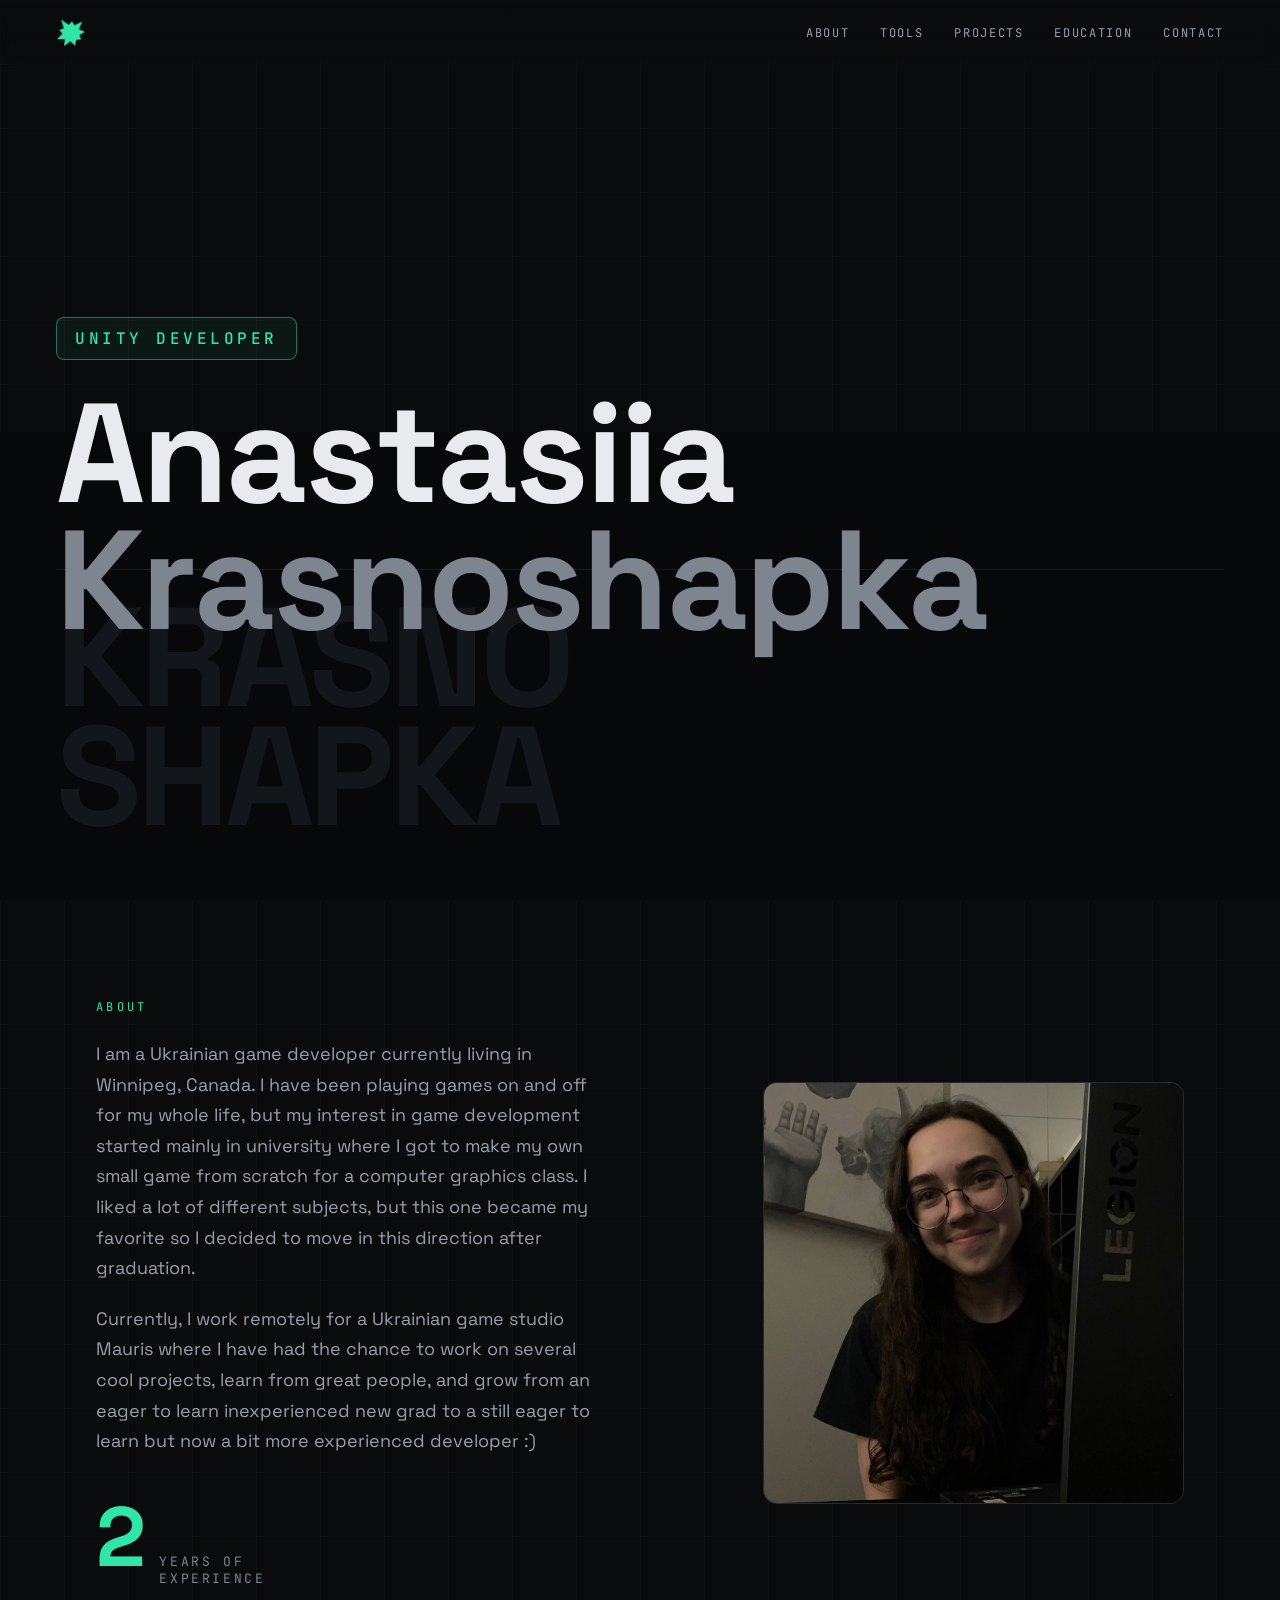
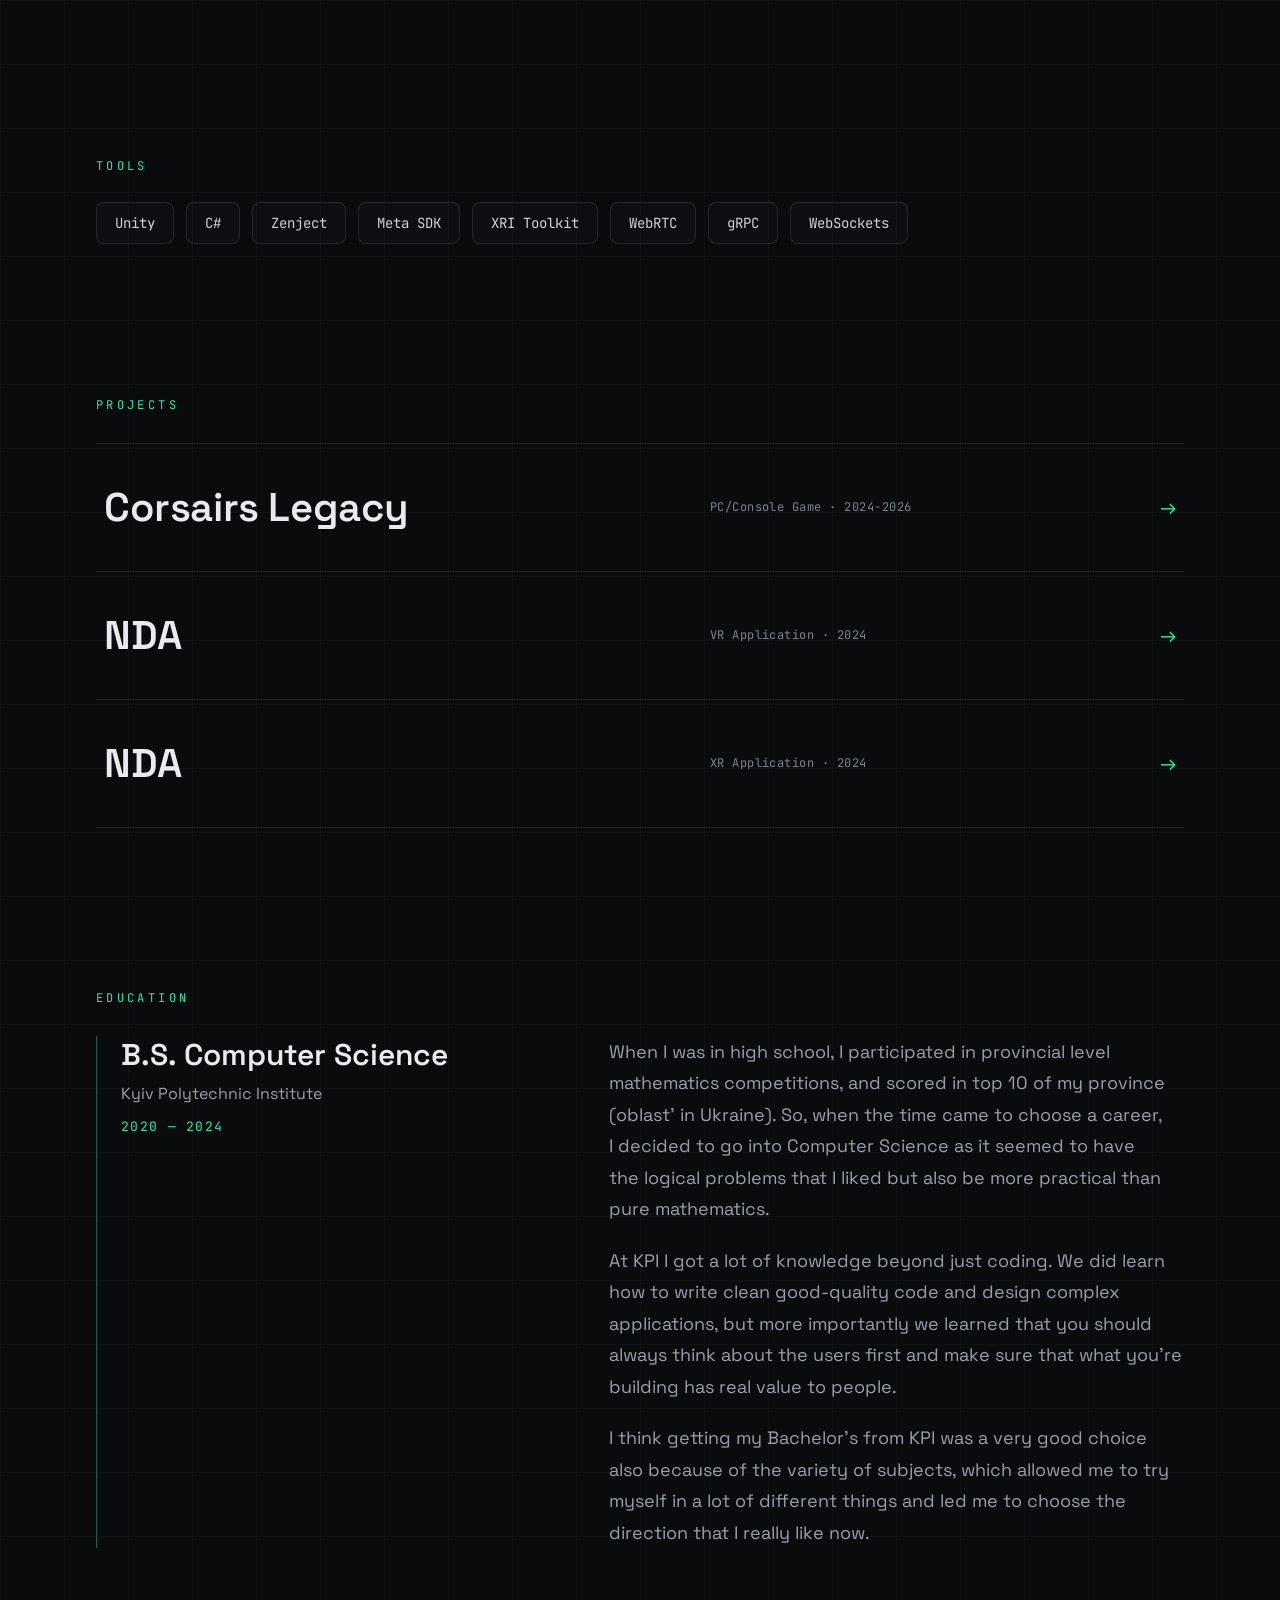
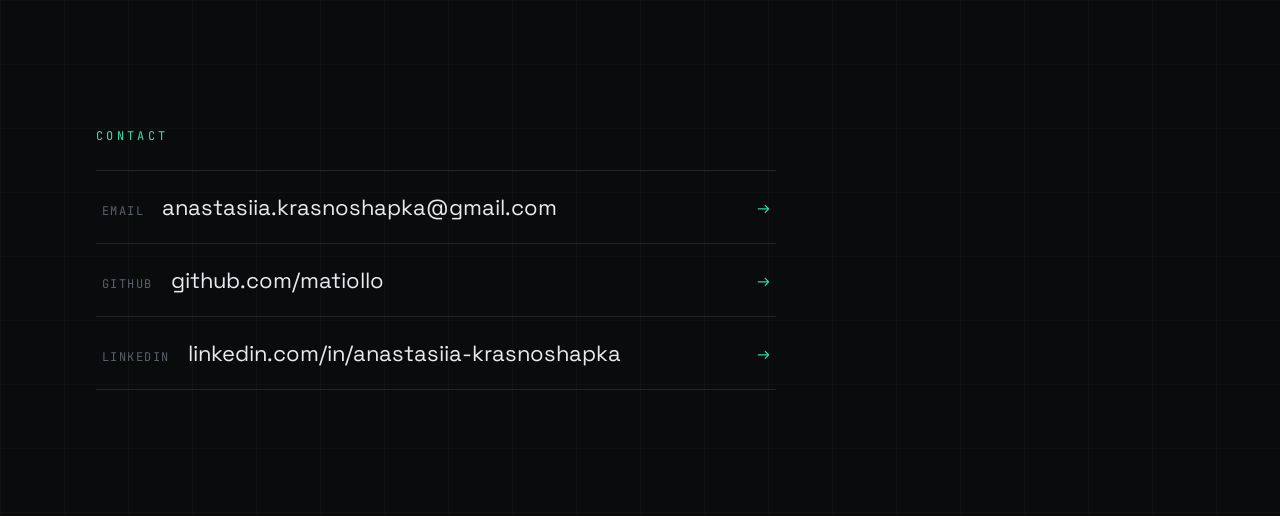
<file: index.html>
<!DOCTYPE html>
<html lang="en">
<head>
  <meta charset="utf-8">
  <meta name="viewport" content="width=device-width, initial-scale=1">
  <title>Anastasiia Krasnoshapka</title>
  <link rel="preconnect" href="https://fonts.googleapis.com">
  <link rel="preconnect" href="https://fonts.gstatic.com" crossorigin>
  <link href="https://fonts.googleapis.com/css2?family=Space+Grotesk:wght@400;500;600;700&family=JetBrains+Mono:wght@400;500;600&display=swap" rel="stylesheet">
  <link rel="icon" type="image/png" href="assets/ak_icon.png">
  <style>
    * { box-sizing: border-box; }
    html { scroll-behavior: smooth; }
    body {
      margin: 0;
      background-color: #0a0b0d;
      background-image:
        linear-gradient(rgba(255,255,255,.025) 1px, transparent 1px),
        linear-gradient(90deg, rgba(255,255,255,.025) 1px, transparent 1px);
      background-size: 64px 64px;
      color: #e8eaed;
      font-family: 'Space Grotesk', system-ui, sans-serif;
      -webkit-font-smoothing: antialiased;
      overflow-x: hidden;
    }
    ::selection { background: rgba(47,230,168,.25); }
    a { color: inherit; text-decoration: none; }
    @keyframes ak-blink { 0%,49%{opacity:1} 50%,100%{opacity:0} }
    @keyframes ak-bob { 0%,100%{transform:translateY(0)} 50%{transform:translateY(8px)} }
    @keyframes ak-spin { to { transform: rotate(360deg); } }
    @media (max-width: 860px) {
      [data-hero-b] { grid-template-columns: 1fr !important; }
      [data-about-grid] { grid-template-columns: 1fr !important; }
      [data-edu-grid] { grid-template-columns: 1fr !important; }
      [data-project-row] { grid-template-columns: 44px 1fr 22px !important; }
      [data-project-row] [data-project-tag] { display: none !important; }
    }
    @media (max-width: 640px) { body { background-size: 40px 40px; } }
    @media (hover: hover) and (pointer: fine) {
      *, *::before, *::after { cursor: none !important; }
    }
  </style>
  <style>
  .dc-hv-0.ak-on{color:#2fe6a8 !important;}
  .dc-hv-1.ak-on{color:#2fe6a8 !important;}
  .dc-hv-2.ak-on{color:#2fe6a8 !important;}
  .dc-hv-3.ak-on{color:#2fe6a8 !important;}
  .dc-hv-4.ak-on{border-color:rgba(47,230,168,.6) !important;color:#2fe6a8 !important;transform:translateY(-3px) !important;}
  .dc-hv-5.ak-on{border-color:rgba(47,230,168,.6) !important;color:#2fe6a8 !important;transform:translateY(-3px) !important;}
  .dc-hv-6.ak-on{border-color:rgba(47,230,168,.6) !important;color:#2fe6a8 !important;transform:translateY(-3px) !important;}
  .dc-hv-7.ak-on{border-color:rgba(47,230,168,.6) !important;color:#2fe6a8 !important;transform:translateY(-3px) !important;}
  .dc-hv-8.ak-on{border-color:rgba(47,230,168,.6) !important;color:#2fe6a8 !important;transform:translateY(-3px) !important;}
  .dc-hv-9.ak-on{border-color:rgba(47,230,168,.6) !important;color:#2fe6a8 !important;transform:translateY(-3px) !important;}
  .dc-hv-10.ak-on{border-color:rgba(47,230,168,.6) !important;color:#2fe6a8 !important;transform:translateY(-3px) !important;}
  .dc-hv-11.ak-on{border-color:rgba(47,230,168,.6) !important;color:#2fe6a8 !important;transform:translateY(-3px) !important;}
  .dc-hv-12.ak-on{background:rgba(47,230,168,.04) !important;padding-left:20px !important;}
  .dc-hv-13.ak-on{background:rgba(47,230,168,.04) !important;padding-left:20px !important;}
  .dc-hv-14.ak-on{background:rgba(47,230,168,.04) !important;padding-left:20px !important;}
  .dc-hv-15.ak-on{padding-left:16px !important;color:#2fe6a8 !important;}
  .dc-hv-16.ak-on{padding-left:16px !important;color:#2fe6a8 !important;}
  .dc-hv-17.ak-on{padding-left:16px !important;color:#2fe6a8 !important;}
  </style>
</head>
<body>
<div style="position:relative;width:100%;overflow:hidden;">

  <!-- ===== LOADER ===== -->
  <div id="ak-loader" style="position:fixed;inset:0;z-index:9000;background:#0a0b0d;display:flex;flex-direction:column;align-items:center;justify-content:center;gap:28px;transition:opacity .6s ease;font-family:'JetBrains Mono',monospace;">
    <div style="width:46px;height:46px;border:2px solid rgba(47,230,168,.2);border-top-color:#2fe6a8;border-radius:50%;animation:ak-spin .9s linear infinite;"></div>
    <div style="width:min(280px,64vw);">
      <div style="display:flex;justify-content:space-between;font-size:11px;letter-spacing:.18em;color:#7e858f;margin-bottom:10px;text-transform:uppercase;">
        <span>Initializing</span><span><span data-loader-pct>000</span>%</span>
      </div>
      <div style="height:2px;background:rgba(255,255,255,.08);border-radius:2px;overflow:hidden;">
        <div data-loader-bar style="height:100%;width:0%;background:#2fe6a8;transition:width .1s linear;"></div>
      </div>
    </div>
    <!-- <div style="font-size:10px;letter-spacing:.3em;color:#41464d;text-transform:uppercase;">AK · Unity Developer</div> -->
  </div>

  <!-- ===== NAV ===== -->
  <nav style="position:fixed;top:0;left:0;right:0;z-index:800;display:flex;align-items:center;justify-content:space-between;padding:18px clamp(20px,5vw,56px);backdrop-filter:blur(10px);background:linear-gradient(180deg,rgba(10,11,13,.85),rgba(10,11,13,0));">
    <!-- <a href="#top" data-cursor style="display:flex;align-items:center;gap:10px;font-weight:700;letter-spacing:.04em;">
      <span style="display:inline-flex;width:30px;height:30px;align-items:center;justify-content:center;border:1px solid rgba(47,230,168,.5);border-radius:6px;color:#2fe6a8;font-family:'JetBrains Mono',monospace;font-size:13px;">AK</span>
    </a> -->
    <a href="#top" data-cursor style="display:flex;align-items:center;gap:10px;font-weight:700;letter-spacing:.04em;">
      <img src="assets/ak_icon.png" alt="AK" width="30" height="30" style="display:block;width:30px;height:30px;object-fit:contain;">
    </a>
    <div style="display:flex;gap:clamp(14px,2.4vw,34px);font-family:'JetBrains Mono',monospace;font-size:12px;letter-spacing:.14em;text-transform:uppercase;color:#9aa0a8;">
      <a href="#about" data-cursor style="transition:color .2s;" class="dc-hv-0">About</a>
      <a href="#tools" data-cursor style="transition:color .2s;" class="dc-hv-1">Tools</a>
      <a href="#work" data-cursor style="transition:color .2s;" class="dc-hv-2">Projects</a>
      <a href="#education" data-cursor style="transition:color .2s;" class="dc-hv-2">Education</a>
      <a href="#contact" data-cursor style="transition:color .2s;" class="dc-hv-3">Contact</a>
    </div>
  </nav>

  <div id="top"></div>

  <!-- ===== HERO ===== -->
  <header style="min-height:100vh;display:flex;flex-direction:column;justify-content:center;gap:30px;padding:140px clamp(20px,5vw,56px) 80px;position:relative;">
    <div style="display:inline-flex;align-self:flex-start;align-items:center;gap:12px;padding:10px 18px;border:1px solid rgba(47,230,168,.45);border-radius:8px;background:rgba(47,230,168,.06);">
      <!-- <span style="width:8px;height:8px;border-radius:50%;background:#2fe6a8;box-shadow:0 0 12px #2fe6a8;"></span> -->
      <span style="font-family:'JetBrains Mono',monospace;font-size:clamp(13px,1.5vw,16px);letter-spacing:.22em;color:#2fe6a8;text-transform:uppercase;font-weight:500;white-space:nowrap;">Unity Developer</span>
    </div>
    <h1 style="margin:0;font-weight:700;line-height:.9;font-size:clamp(46px,11vw,168px);letter-spacing:-.02em;">
      <span data-magnet-word style="display:block;">Anastasiia</span>
      <span data-magnet-word style="display:block;color:#7e858f;">Krasnoshapka</span>
    </h1>
    <!-- <div style="display:flex;align-items:center;gap:14px;font-family:'JetBrains Mono',monospace;font-size:11px;letter-spacing:.24em;color:#5a606a;text-transform:uppercase;">
      <span style="display:inline-block;width:36px;height:1px;background:#2fe6a8;"></span>
      <span>Hello!</span>
    </div> -->
    <!-- <div style="position:absolute;bottom:34px;right:clamp(20px,5vw,56px);display:flex;flex-direction:column;align-items:center;gap:10px;font-family:'JetBrains Mono',monospace;font-size:10px;letter-spacing:.28em;color:#5a606a;text-transform:uppercase;">
      <span>Scroll</span>
      <span style="display:inline-block;width:1px;height:34px;background:linear-gradient(#2fe6a8,transparent);animation:ak-bob 1.8s ease-in-out infinite;"></span>
    </div> -->
  </header>

  <!-- ===== ABOUT ===== -->
  <section id="about" data-reveal style="opacity:0;transform:translateY(24px);transition:opacity .8s cubic-bezier(.2,.7,.2,1),transform .8s cubic-bezier(.2,.7,.2,1);padding:clamp(70px,11vh,130px) clamp(20px,5vw,56px);max-width:1200px;margin:0 auto;">
    <div style="display:grid;grid-template-columns:1.4fr 1fr;gap:clamp(36px,6vw,80px);align-items:center;" data-about-grid>
      <div>
        <div style="font-family:'JetBrains Mono',monospace;font-size:12px;letter-spacing:.28em;color:#2fe6a8;text-transform:uppercase;margin-bottom:24px;">About</div>
        <!-- <p style="font-size:clamp(20px,2.6vw,32px);line-height:1.5;font-weight:500;margin:0 0 28px;letter-spacing:-.01em;">I love making games, solving technical challenges, and reading players' reviews — especially the positive ones.</p> -->
        <p style="color:#9aa0a8;font-size:clamp(15px,1.7vw,18px);line-height:1.7;max-width:520px;margin:0 0 20px;">I am a Ukrainian game developer currently living in Winnipeg, Canada. I have been playing games on and off for my whole life, but my interest in game development started mainly in university where I got to make my own small game from scratch for a computer graphics class. I liked a lot of different subjects, but this one became my favorite so I decided to move in this direction after graduation.</p>
        <p style="color:#9aa0a8;font-size:clamp(15px,1.7vw,18px);line-height:1.7;max-width:520px;margin:0;">Currently, I work remotely for a Ukrainian game studio Mauris where I have had the chance to work on several cool projects, learn from great people, and grow from an eager to learn inexperienced new grad to a still eager to learn but now a bit more experienced developer :)</p>
        <div style="margin-top:38px;display:flex;align-items:baseline;gap:16px;">
          <span style="font-size:clamp(48px,7vw,84px);font-weight:700;line-height:1;color:#2fe6a8;letter-spacing:-.03em;">2</span>
          <span style="font-family:'JetBrains Mono',monospace;font-size:13px;letter-spacing:.2em;text-transform:uppercase;color:#7e858f;">years of<br>experience</span>
        </div>
      </div>
      <div style="position:relative;">
        <div style="aspect-ratio:1/1;width:100%;border:1px solid rgba(255,255,255,.1);border-radius:14px;overflow:hidden;background:repeating-linear-gradient(45deg,#101317,#101317 10px,#0d1014 10px,#0d1014 20px);display:flex;align-items:center;justify-content:center;">
          <!-- <span style="font-family:'JetBrains Mono',monospace;font-size:12px;letter-spacing:.16em;color:#5a606a;text-transform:uppercase;">[ portrait.jpg ]</span> -->
          <img src="assets/portrait.jpg" alt="Anastasiia Krasnoshapka" style="width:100%;height:100%;object-fit:cover;display:block;">
        </div>
        <!-- <div style="position:absolute;top:14px;left:14px;font-family:'JetBrains Mono',monospace;font-size:10px;letter-spacing:.2em;color:#2fe6a8;">+ A.KRASNOSHAPKA</div> -->
      </div>
    </div>
  </section>

  <!-- ===== TOOLS ===== -->
  <section id="tools" data-reveal style="opacity:0;transform:translateY(24px);transition:opacity .8s cubic-bezier(.2,.7,.2,1),transform .8s cubic-bezier(.2,.7,.2,1);padding:clamp(50px,8vh,90px) clamp(20px,5vw,56px);max-width:1200px;margin:0 auto;">
    <div style="font-family:'JetBrains Mono',monospace;font-size:12px;letter-spacing:.28em;color:#2fe6a8;text-transform:uppercase;margin-bottom:28px;">Tools</div>
    <div style="display:flex;flex-wrap:wrap;gap:12px;">
      
        <span data-cursor style="display:inline-flex;align-items:center;gap:9px;padding:11px 18px;border:1px solid rgba(255,255,255,.1);border-radius:8px;font-family:'JetBrains Mono',monospace;font-size:14px;color:#cfd3d8;background:rgba(16,19,23,.5);transition:border-color .25s,color .25s,transform .25s;" class="dc-hv-4">
          Unity
        </span>
      
        <span data-cursor style="display:inline-flex;align-items:center;gap:9px;padding:11px 18px;border:1px solid rgba(255,255,255,.1);border-radius:8px;font-family:'JetBrains Mono',monospace;font-size:14px;color:#cfd3d8;background:rgba(16,19,23,.5);transition:border-color .25s,color .25s,transform .25s;" class="dc-hv-5">
          C#
        </span>
      
        <span data-cursor style="display:inline-flex;align-items:center;gap:9px;padding:11px 18px;border:1px solid rgba(255,255,255,.1);border-radius:8px;font-family:'JetBrains Mono',monospace;font-size:14px;color:#cfd3d8;background:rgba(16,19,23,.5);transition:border-color .25s,color .25s,transform .25s;" class="dc-hv-6">
          Zenject
        </span>
      
        <span data-cursor style="display:inline-flex;align-items:center;gap:9px;padding:11px 18px;border:1px solid rgba(255,255,255,.1);border-radius:8px;font-family:'JetBrains Mono',monospace;font-size:14px;color:#cfd3d8;background:rgba(16,19,23,.5);transition:border-color .25s,color .25s,transform .25s;" class="dc-hv-7">
          Meta SDK
        </span>
      
        <span data-cursor style="display:inline-flex;align-items:center;gap:9px;padding:11px 18px;border:1px solid rgba(255,255,255,.1);border-radius:8px;font-family:'JetBrains Mono',monospace;font-size:14px;color:#cfd3d8;background:rgba(16,19,23,.5);transition:border-color .25s,color .25s,transform .25s;" class="dc-hv-8">
          XRI Toolkit
        </span>
      
        <span data-cursor style="display:inline-flex;align-items:center;gap:9px;padding:11px 18px;border:1px solid rgba(255,255,255,.1);border-radius:8px;font-family:'JetBrains Mono',monospace;font-size:14px;color:#cfd3d8;background:rgba(16,19,23,.5);transition:border-color .25s,color .25s,transform .25s;" class="dc-hv-9">
          WebRTC
        </span>
      
        <span data-cursor style="display:inline-flex;align-items:center;gap:9px;padding:11px 18px;border:1px solid rgba(255,255,255,.1);border-radius:8px;font-family:'JetBrains Mono',monospace;font-size:14px;color:#cfd3d8;background:rgba(16,19,23,.5);transition:border-color .25s,color .25s,transform .25s;" class="dc-hv-10">
          gRPC
        </span>
      
        <span data-cursor style="display:inline-flex;align-items:center;gap:9px;padding:11px 18px;border:1px solid rgba(255,255,255,.1);border-radius:8px;font-family:'JetBrains Mono',monospace;font-size:14px;color:#cfd3d8;background:rgba(16,19,23,.5);transition:border-color .25s,color .25s,transform .25s;" class="dc-hv-11">
          WebSockets
        </span>
      
    </div>
  </section>

  <!-- ===== PROJECTS ===== -->
  <section id="work" data-reveal style="opacity:0;transform:translateY(24px);transition:opacity .8s cubic-bezier(.2,.7,.2,1),transform .8s cubic-bezier(.2,.7,.2,1);padding:clamp(60px,9vh,110px) clamp(20px,5vw,56px);max-width:1200px;margin:0 auto;">
    <div style="font-family:'JetBrains Mono',monospace;font-size:12px;letter-spacing:.28em;color:#2fe6a8;text-transform:uppercase;margin-bottom:30px;">Projects</div>
    <div style="display:flex;flex-direction:column;border-top:1px solid rgba(255,255,255,.1);">
      
        <a href="Corsairs-Legacy.html" data-cursor style="display:grid;grid-template-columns:1.4fr 1fr 28px;align-items:center;gap:20px;padding:clamp(22px,3.2vw,38px) 8px;border-bottom:1px solid rgba(255,255,255,.1);transition:background .3s,padding-left .3s;position:relative;" class="dc-hv-12" data-project-row>
          <span style="font-size:clamp(22px,3.2vw,40px);font-weight:600;letter-spacing:-.01em;">Corsairs Legacy</span>
          <span data-project-tag style="font-family:'JetBrains Mono',monospace;font-size:12px;color:#7e858f;letter-spacing:.04em;">PC/Console Game · 2024-2026</span>
          <span style="color:#2fe6a8;font-size:20px;justify-self:end;">→</span>
        </a>
      
        <a href="VR-Application.html" data-cursor style="display:grid;grid-template-columns:1.4fr 1fr 28px;align-items:center;gap:20px;padding:clamp(22px,3.2vw,38px) 8px;border-bottom:1px solid rgba(255,255,255,.1);transition:background .3s,padding-left .3s;position:relative;" class="dc-hv-13" data-project-row>
          <span style="font-size:clamp(22px,3.2vw,40px);font-weight:600;letter-spacing:-.01em;">NDA</span>
          <span data-project-tag style="font-family:'JetBrains Mono',monospace;font-size:12px;color:#7e858f;letter-spacing:.04em;">VR Application · 2024</span>
          <span style="color:#2fe6a8;font-size:20px;justify-self:end;">→</span>
        </a>
      
        <a href="XR-Application.html" data-cursor style="display:grid;grid-template-columns:1.4fr 1fr 28px;align-items:center;gap:20px;padding:clamp(22px,3.2vw,38px) 8px;border-bottom:1px solid rgba(255,255,255,.1);transition:background .3s,padding-left .3s;position:relative;" class="dc-hv-14" data-project-row>
          <span style="font-size:clamp(22px,3.2vw,40px);font-weight:600;letter-spacing:-.01em;">NDA</span>
          <span data-project-tag style="font-family:'JetBrains Mono',monospace;font-size:12px;color:#7e858f;letter-spacing:.04em;">XR Application · 2024</span>
          <span style="color:#2fe6a8;font-size:20px;justify-self:end;">→</span>
        </a>
      
    </div>
  </section>

  <!-- ===== EDUCATION ===== -->
  <section id="education" data-reveal style="opacity:0;transform:translateY(24px);transition:opacity .8s cubic-bezier(.2,.7,.2,1),transform .8s cubic-bezier(.2,.7,.2,1);padding:clamp(60px,9vh,110px) clamp(20px,5vw,56px);max-width:1200px;margin:0 auto;">
    <div style="font-family:'JetBrains Mono',monospace;font-size:12px;letter-spacing:.28em;color:#2fe6a8;text-transform:uppercase;margin-bottom:30px;">Education</div>
    <div style="display:grid;grid-template-columns:1fr 1.3fr;gap:clamp(30px,6vw,70px);" data-edu-grid>
      <div style="border-left:1px solid rgba(47,230,168,.4);padding-left:24px;">
        <div style="font-size:clamp(22px,2.8vw,30px);font-weight:600;line-height:1.25;">B.S. Computer Science</div>
        <div style="color:#9aa0a8;margin-top:10px;font-size:16px;">Kyiv Polytechnic Institute</div>
        <div style="font-family:'JetBrains Mono',monospace;color:#2fe6a8;margin-top:14px;font-size:13px;letter-spacing:.1em;">2020 — 2024</div>
      </div>
      <div>
        <!-- <p style="color:#9aa0a8;font-size:clamp(15px,1.7vw,18px);line-height:1.75;margin:0;text-wrap:pretty;">I studied computer science at KPI. There I took a graphics course and built a 3D game as a course project, and that became the direction I wanted to keep moving in. University gave me a lot of useful skills, such as design principles, multithreading, and comfort with C#. But most of what I actually use day to day I learned after graduating, from the projects I got to work on, from feedback from my senior colleagues, and from trying things and fixing them when they break.</p> -->
        <p style="color:#9aa0a8;font-size:clamp(15px,1.7vw,18px);line-height:1.75;margin:0 0 20px;text-wrap:pretty;">When I was in high school, I participated in provincial level mathematics competitions, and scored in top 10 of my province (oblast' in Ukraine). So, when the time came to choose a career, I decided to go into Computer Science as it seemed to have the logical problems that I liked but also be more practical than pure mathematics.</p>
        <p style="color:#9aa0a8;font-size:clamp(15px,1.7vw,18px);line-height:1.75;margin:0 0 20px;text-wrap:pretty;">At KPI I got a lot of knowledge beyond just coding. We did learn how to write clean good-quality code and design complex applications, but more importantly we learned that you should always think about the users first and make sure that what you're building has real value to people.</p>
        <p style="color:#9aa0a8;font-size:clamp(15px,1.7vw,18px);line-height:1.75;margin:0;text-wrap:pretty;">I think getting my Bachelor's from KPI was a very good choice also because of the variety of subjects, which allowed me to try myself in a lot of different things and led me to choose the direction that I really like now.</p>
      </div>
    </div>
  </section>

  <!-- ===== CONTACT ===== -->
  <section id="contact" data-reveal style="opacity:0;transform:translateY(24px);transition:opacity .8s cubic-bezier(.2,.7,.2,1),transform .8s cubic-bezier(.2,.7,.2,1);padding:clamp(70px,11vh,140px) clamp(20px,5vw,56px) clamp(90px,14vh,160px);max-width:1200px;margin:0 auto;">
    <div style="font-family:'JetBrains Mono',monospace;font-size:12px;letter-spacing:.28em;color:#2fe6a8;text-transform:uppercase;margin-bottom:26px;">Contact</div>
    <!-- <h2 style="font-size:clamp(34px,6vw,80px);font-weight:700;letter-spacing:-.02em;margin:0 0 40px;line-height:1;">Let's build<br>something.</h2> -->
    <div style="display:flex;flex-direction:column;border-top:1px solid rgba(255,255,255,.1);max-width:680px;">
      
        <a href="mailto:anastasiia.krasnoshapka@gmail.com" target="_blank" data-cursor style="display:flex;align-items:center;justify-content:space-between;padding:22px 6px;border-bottom:1px solid rgba(255,255,255,.1);transition:padding-left .3s,color .3s;" class="dc-hv-15">
          <span style="display:flex;gap:18px;align-items:baseline;"><span style="font-family:'JetBrains Mono',monospace;font-size:12px;color:#5a606a;letter-spacing:.12em;">EMAIL</span><span style="font-size:clamp(16px,2vw,22px);">anastasiia.krasnoshapka@gmail.com</span></span>
          <span style="color:#2fe6a8;">→</span>
        </a>
      
        <a href="https://github.com/matiollo" target="_blank" data-cursor style="display:flex;align-items:center;justify-content:space-between;padding:22px 6px;border-bottom:1px solid rgba(255,255,255,.1);transition:padding-left .3s,color .3s;" class="dc-hv-16">
          <span style="display:flex;gap:18px;align-items:baseline;"><span style="font-family:'JetBrains Mono',monospace;font-size:12px;color:#5a606a;letter-spacing:.12em;">GITHUB</span><span style="font-size:clamp(16px,2vw,22px);">github.com/matiollo</span></span>
          <span style="color:#2fe6a8;">→</span>
        </a>
      
        <a href="https://www.linkedin.com/in/anastasiia-krasnoshapka/" target="_blank" data-cursor style="display:flex;align-items:center;justify-content:space-between;padding:22px 6px;border-bottom:1px solid rgba(255,255,255,.1);transition:padding-left .3s,color .3s;" class="dc-hv-17">
          <span style="display:flex;gap:18px;align-items:baseline;"><span style="font-family:'JetBrains Mono',monospace;font-size:12px;color:#5a606a;letter-spacing:.12em;">LINKEDIN</span><span style="font-size:clamp(16px,2vw,22px);">linkedin.com/in/anastasiia-krasnoshapka</span></span>
          <span style="color:#2fe6a8;">→</span>
        </a>
      
    </div>
  </section>

  <!-- spacer so the tucked footer is revealed -->
  <!-- <div style="height:clamp(360px,52vh,520px);"></div> -->

  <!-- ===== FOOTER (tucked under) ===== -->
  <footer style="position:fixed;left:0;right:0;bottom:0;z-index:-1;padding:clamp(40px,7vh,80px) clamp(20px,5vw,56px);display:flex;flex-direction:column;justify-content:flex-end;min-height:clamp(360px,52vh,520px);background:#07080a;">
    <div style="display:flex;flex-wrap:wrap;justify-content:space-between;align-items:flex-end;gap:30px;border-top:1px solid rgba(255,255,255,.08);padding-top:28px;">
      <div style="font-size:clamp(40px,11vw,150px);font-weight:700;letter-spacing:-.03em;line-height:.85;color:#13161a;">KRASNO<br>SHAPKA</div>
      <div data-bottom-reveal style="font-family:'JetBrains Mono',monospace;font-size:11px;letter-spacing:.14em;color:#41464d;text-align:right;text-transform:uppercase;opacity:0;transform:translateY(14px);transition:opacity .6s ease,transform .6s ease;">
        <!-- <div style="color:#2fe6a8;">● Available 2026</div> -->
        <!-- <div style="margin-top:8px;">Unity · VR · XR</div> -->
        <!-- <div style="margin-top:8px;">© Anastasiia Krasnoshapka</div> -->
      </div>
    </div>
  </footer>

</div>
<script type="module">
  import { initAll, initMagnetic } from './portfolio.js';
  function wrapMagnetWords() {
    document.querySelectorAll('[data-magnet-word]').forEach((el) => {
      if (el.dataset.wrapped) return;
      const text = el.textContent;
      el.textContent = '';
      for (const ch of text) {
        const s = document.createElement('span');
        s.setAttribute('data-magnet', '');
        s.textContent = ch;
        s.style.display = 'inline-block';
        s.style.transition = 'transform .15s ease, color .3s ease';
        s.style.willChange = 'transform';
        el.appendChild(s);
      }
      el.dataset.wrapped = '1';
    });
  }
  initAll();
  wrapMagnetWords();
  initMagnetic();
</script>
</body>
</html>
</file>
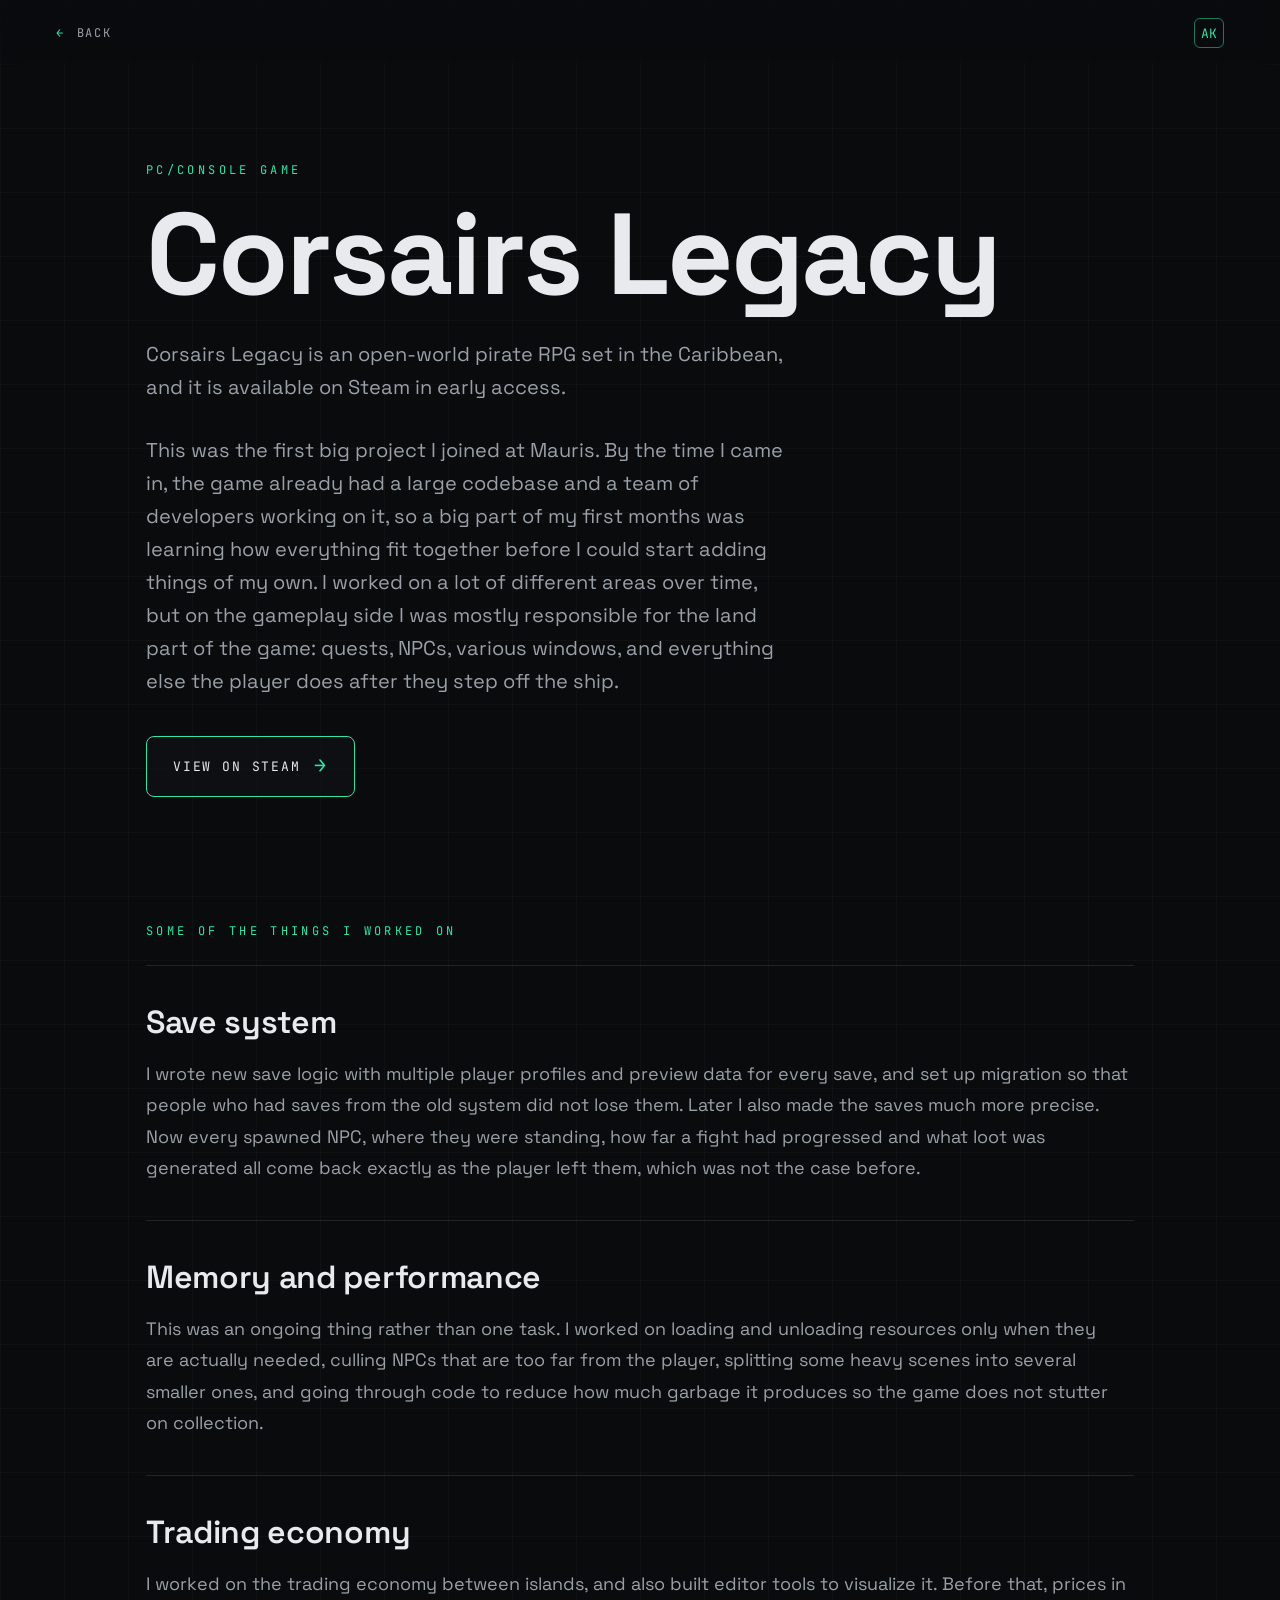
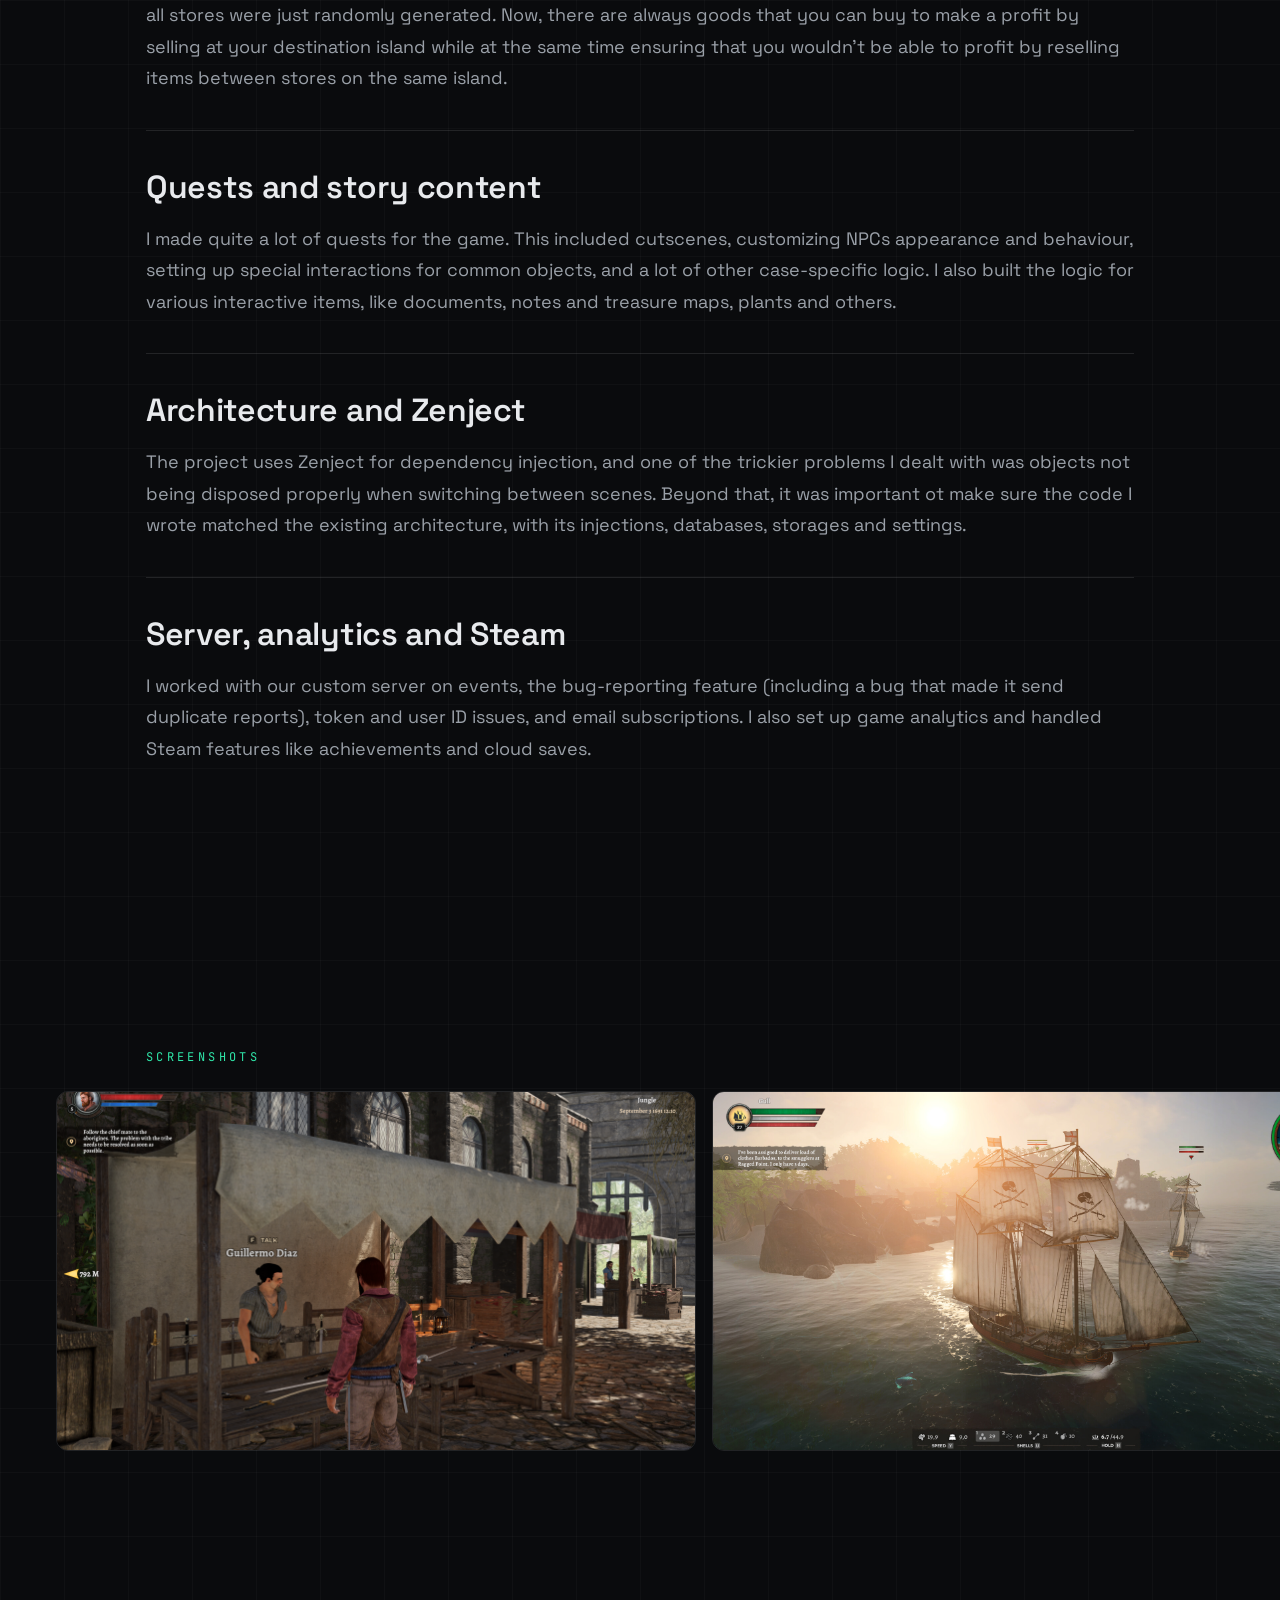
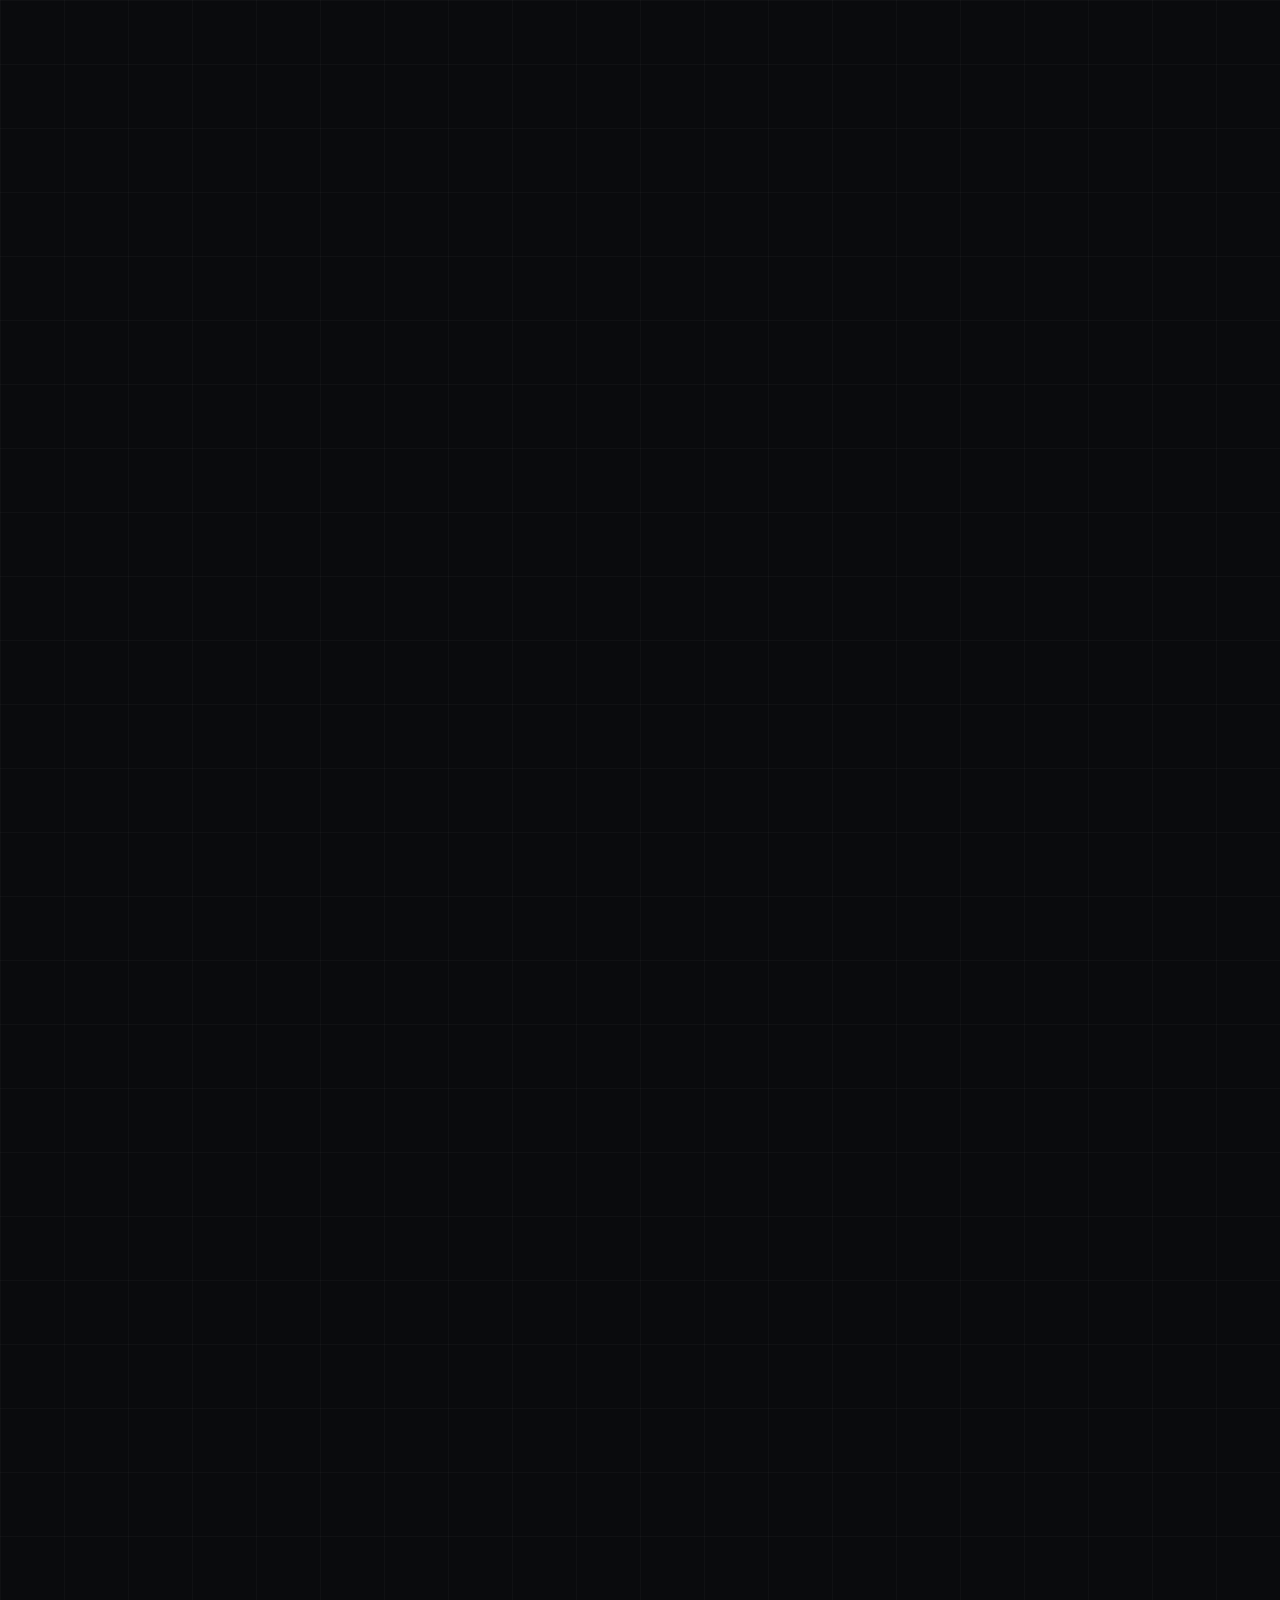
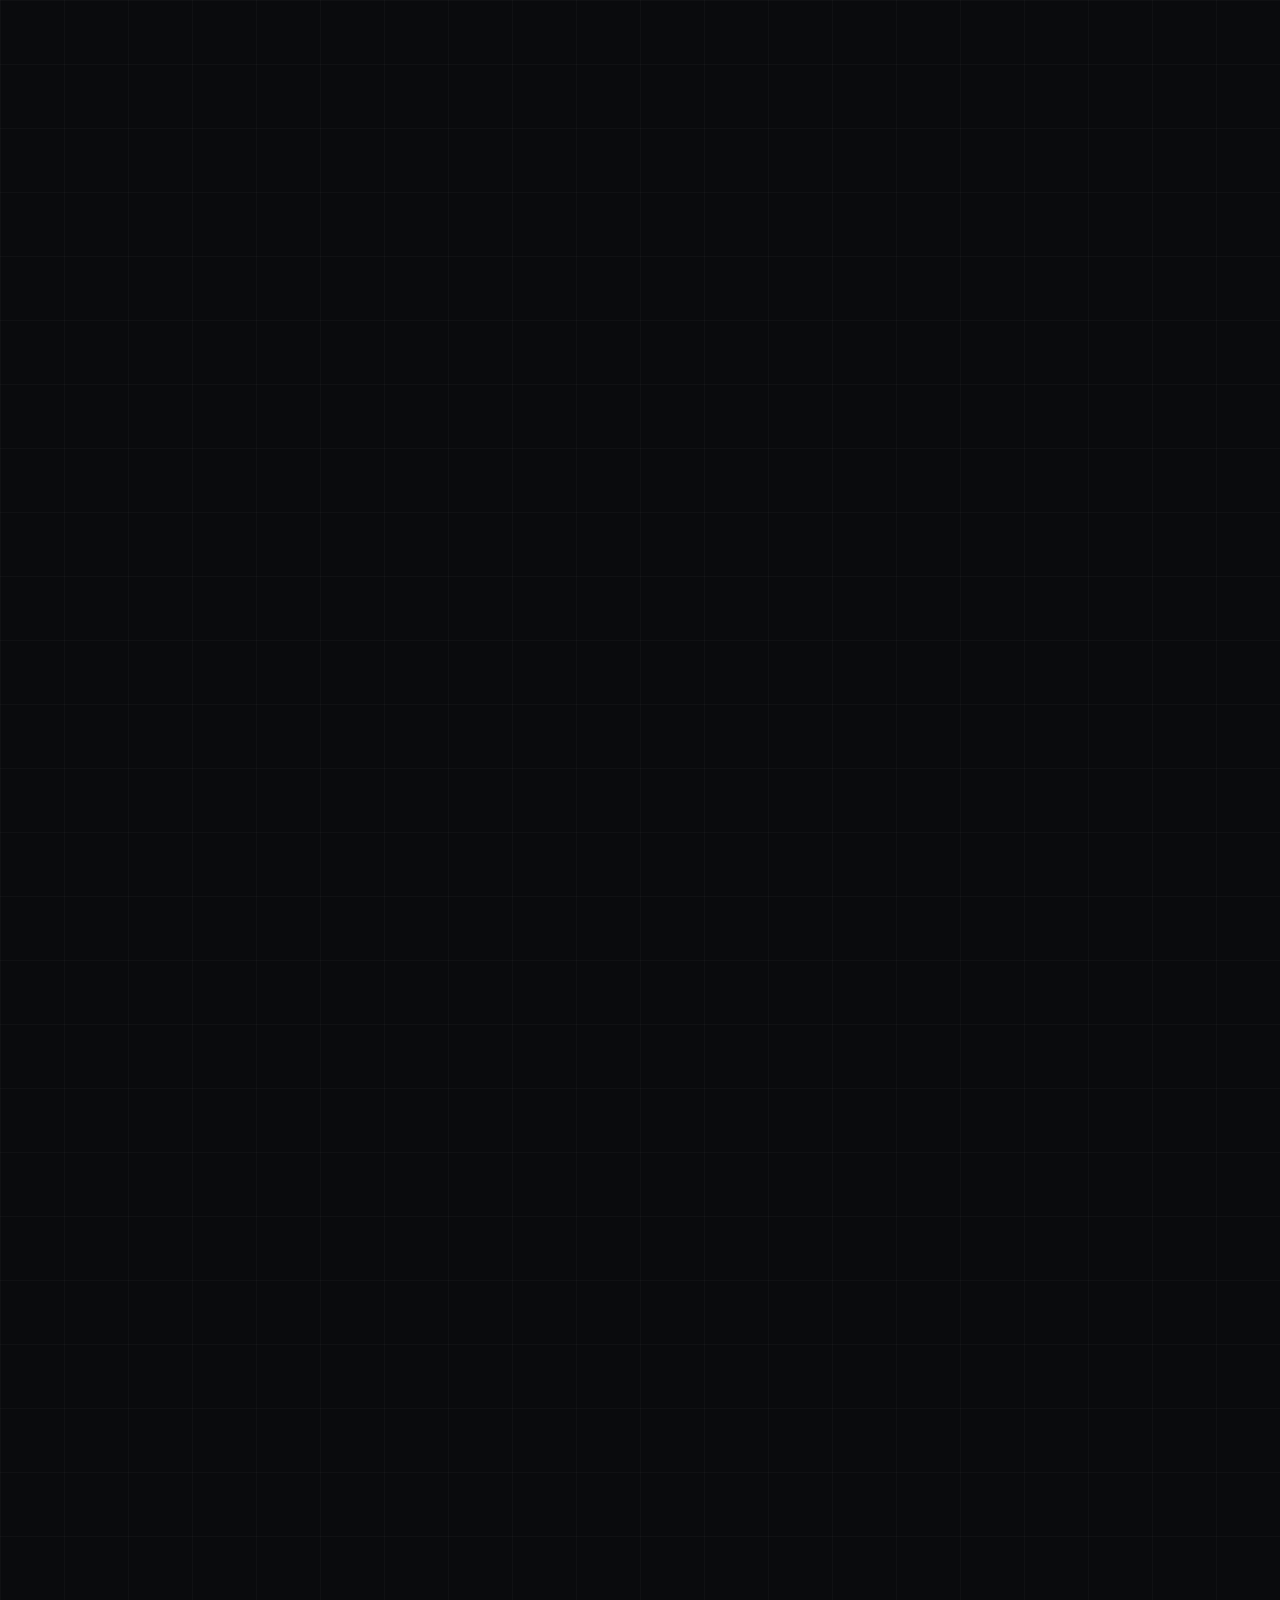
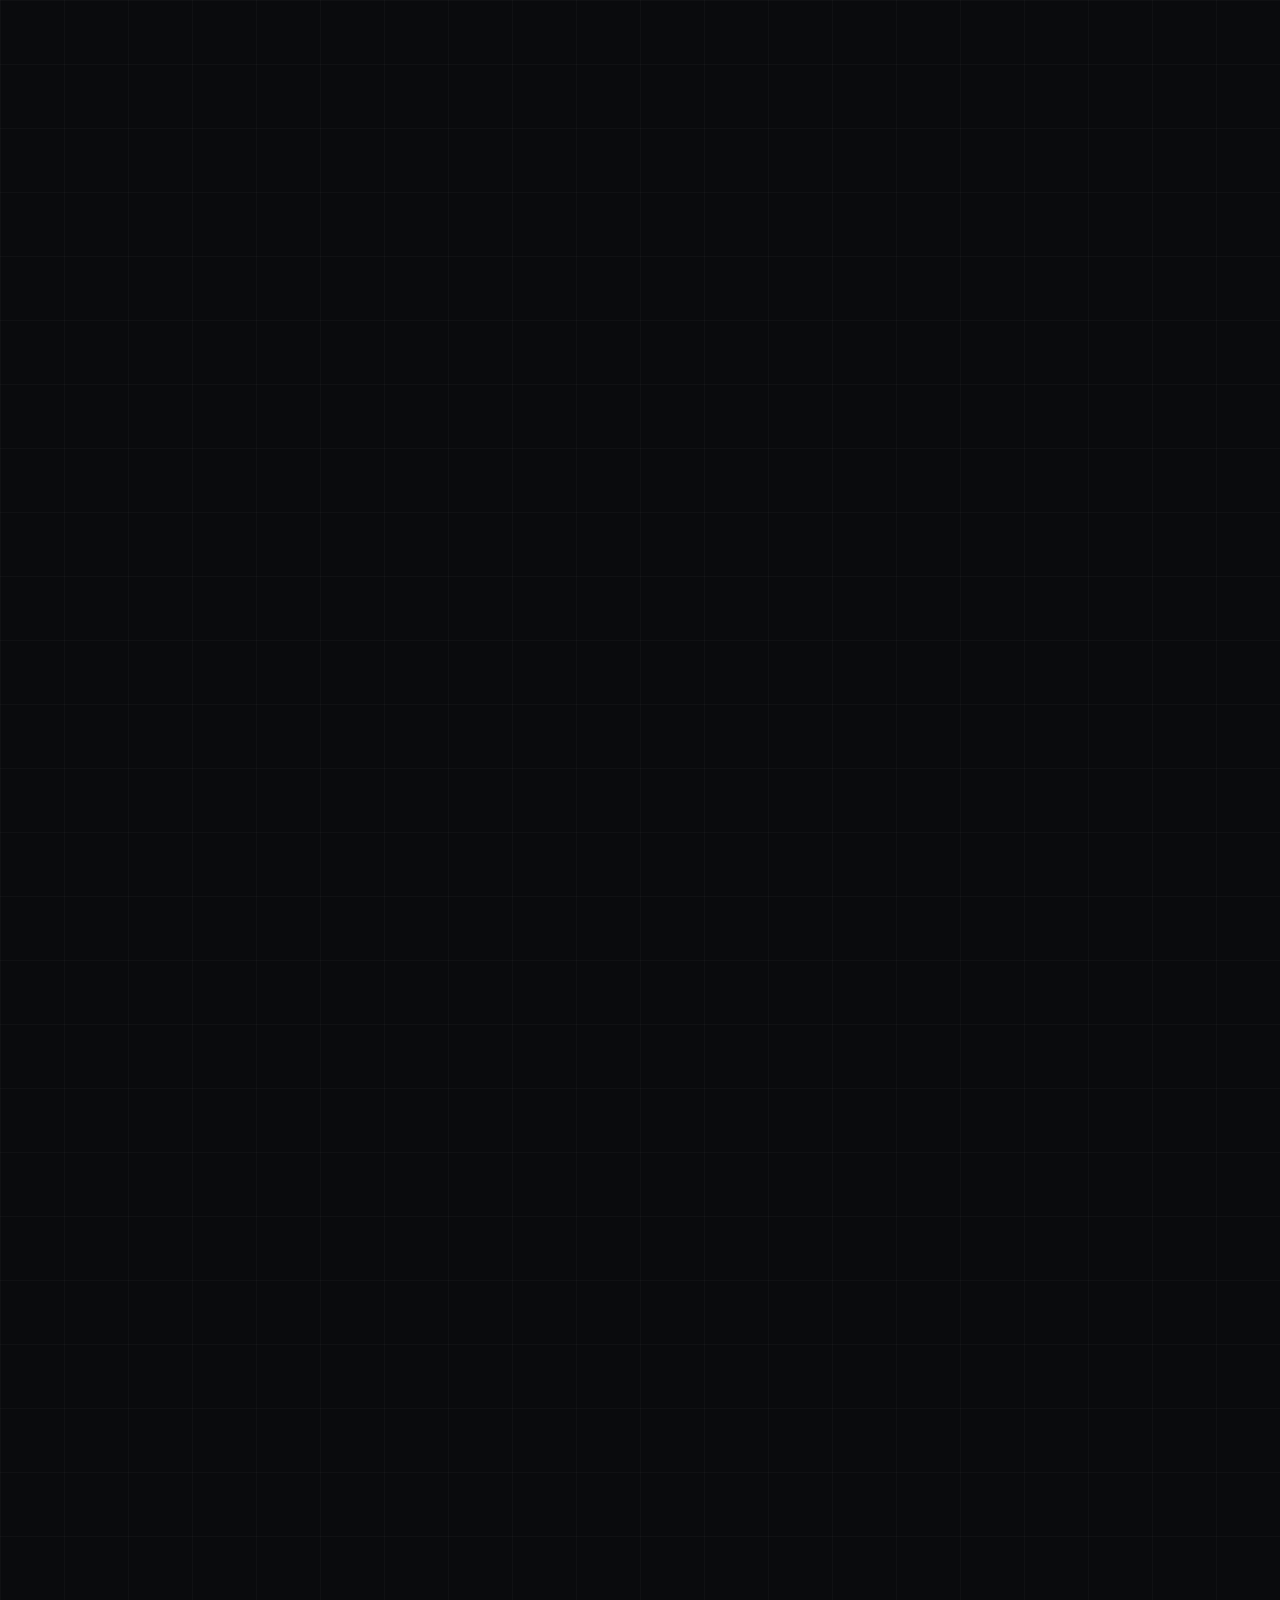
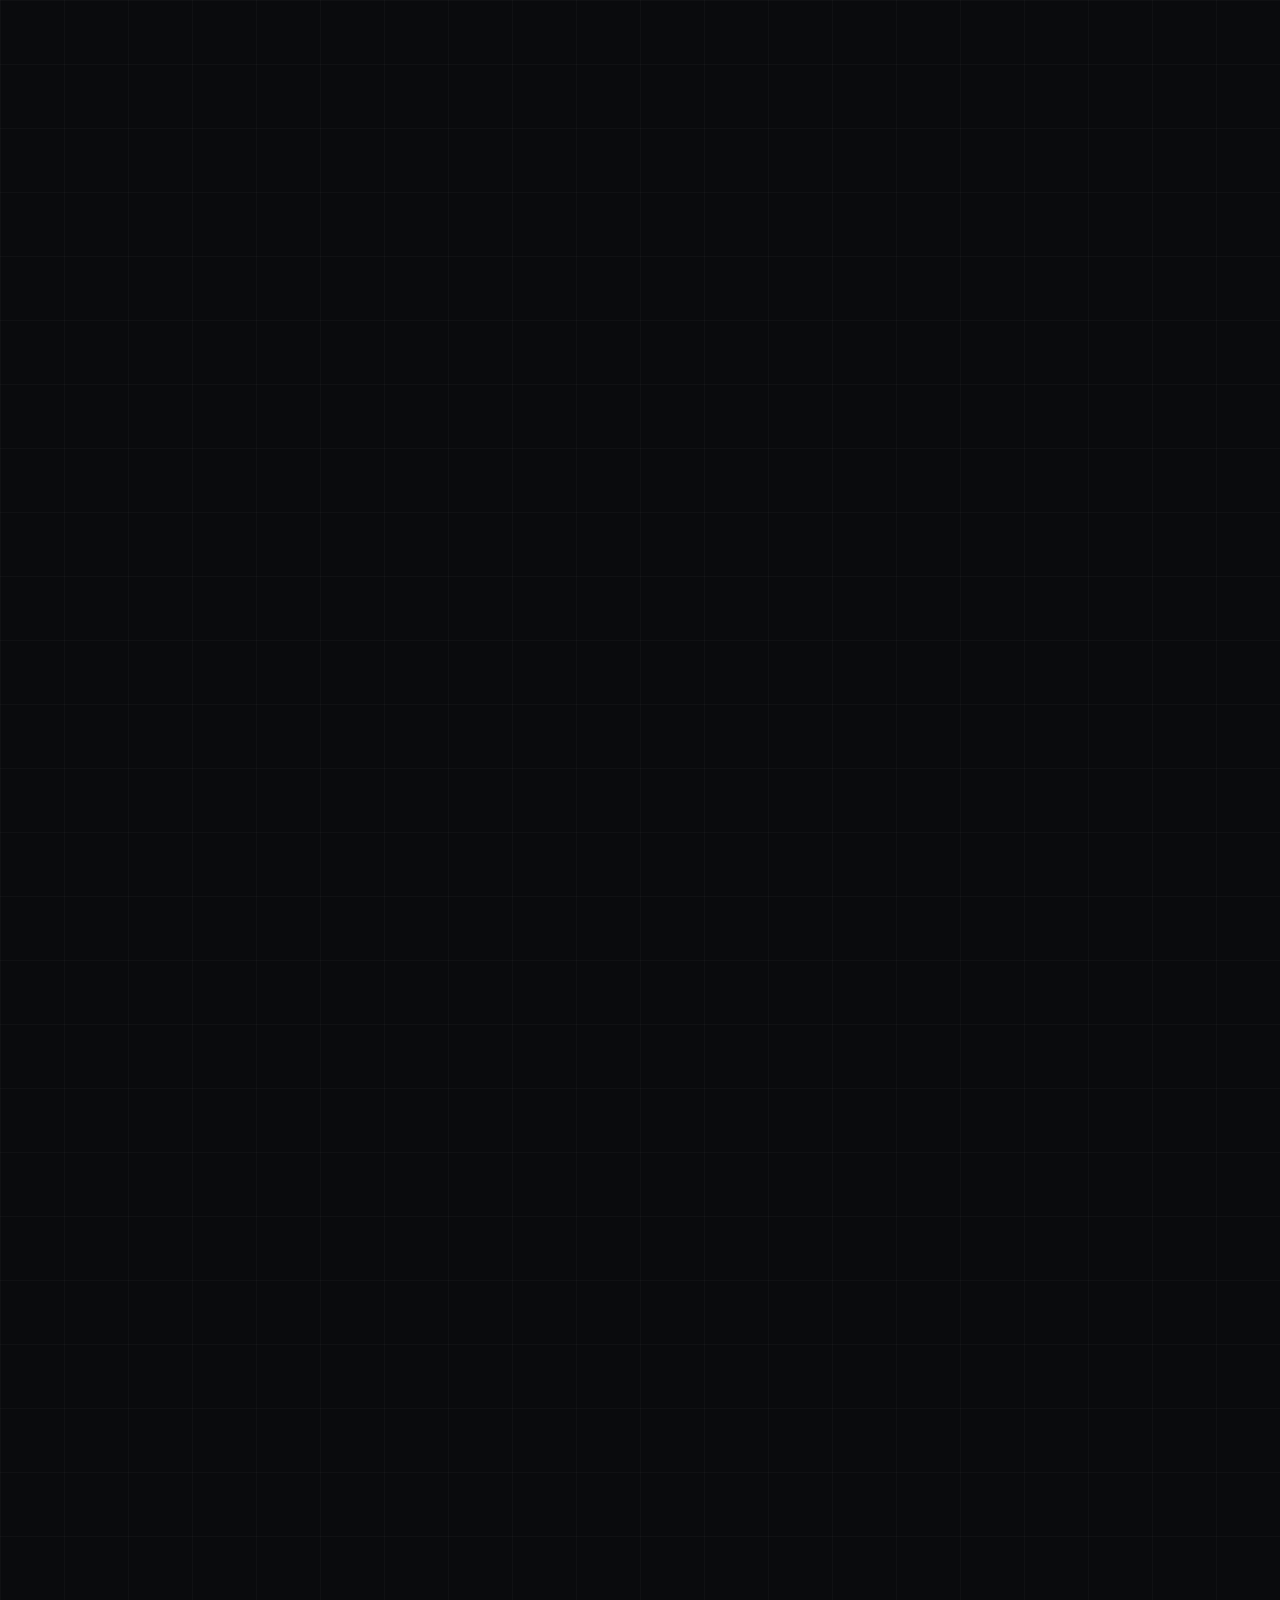
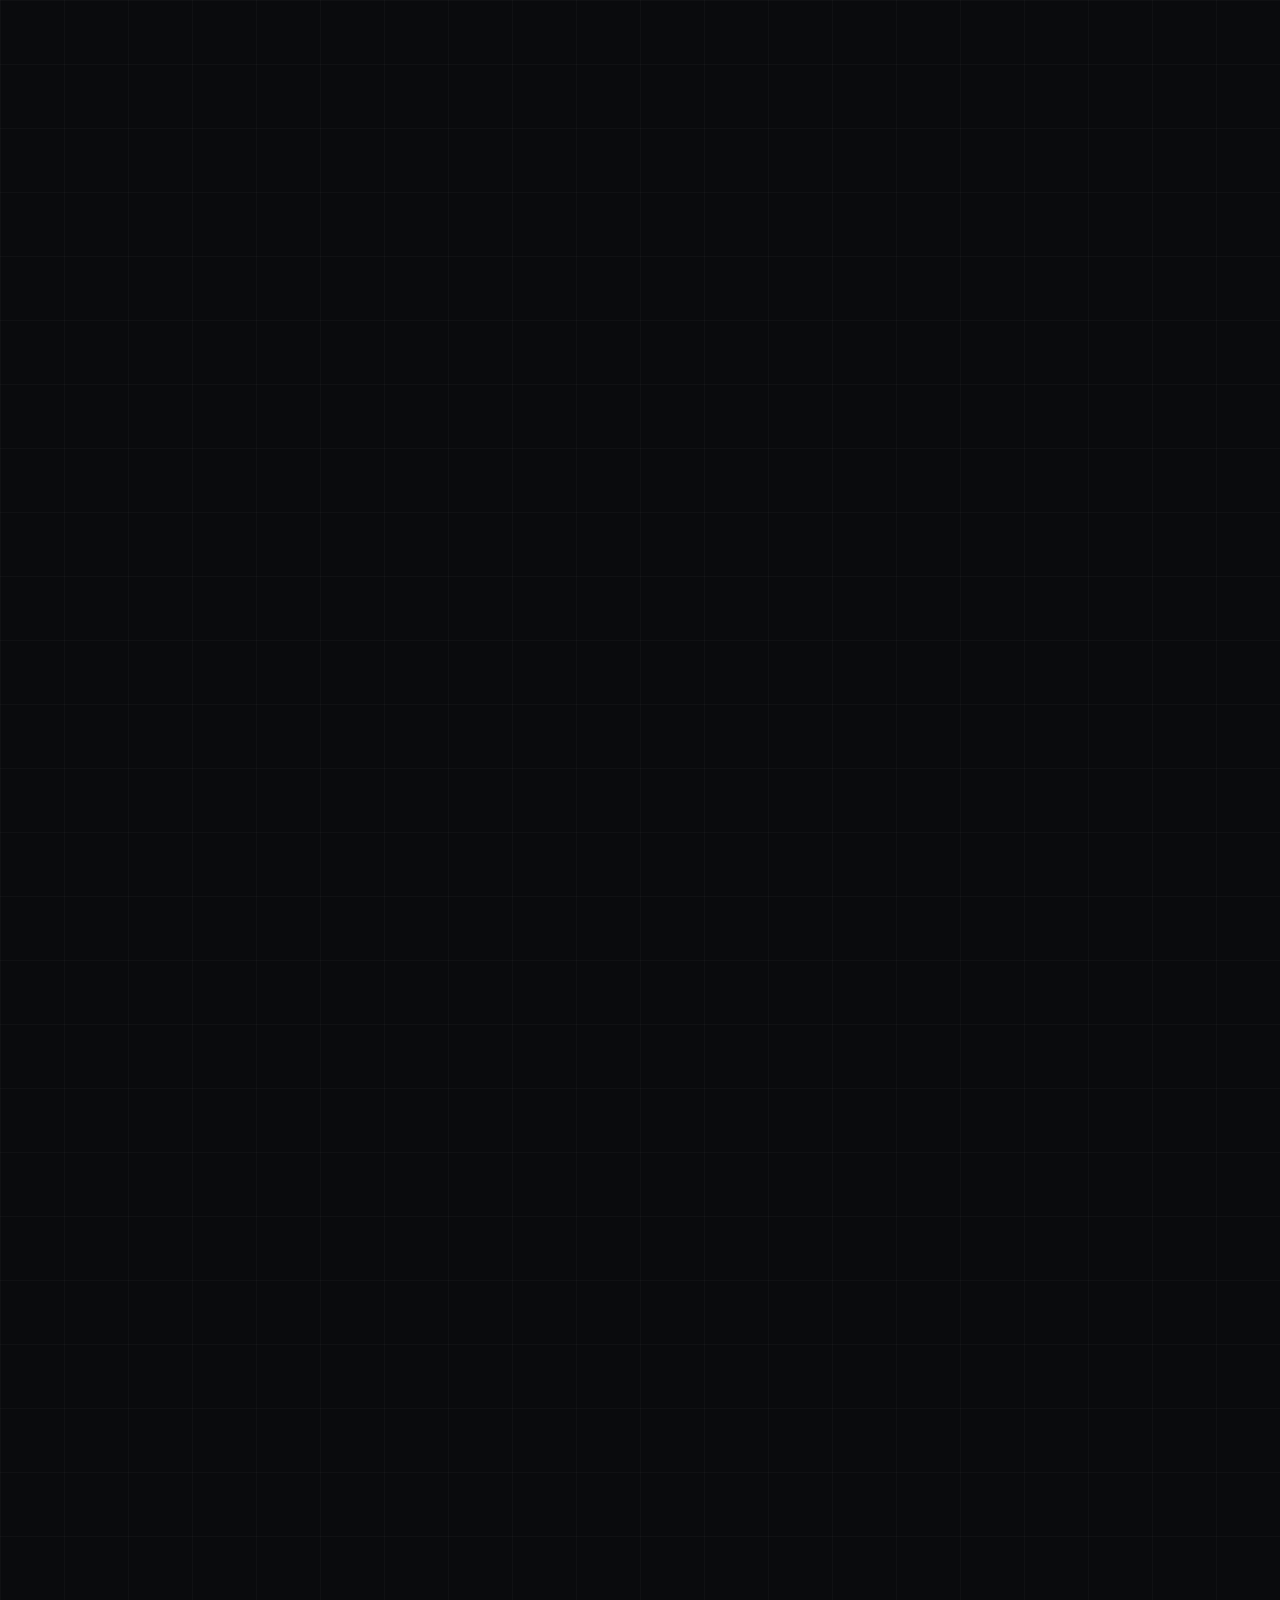
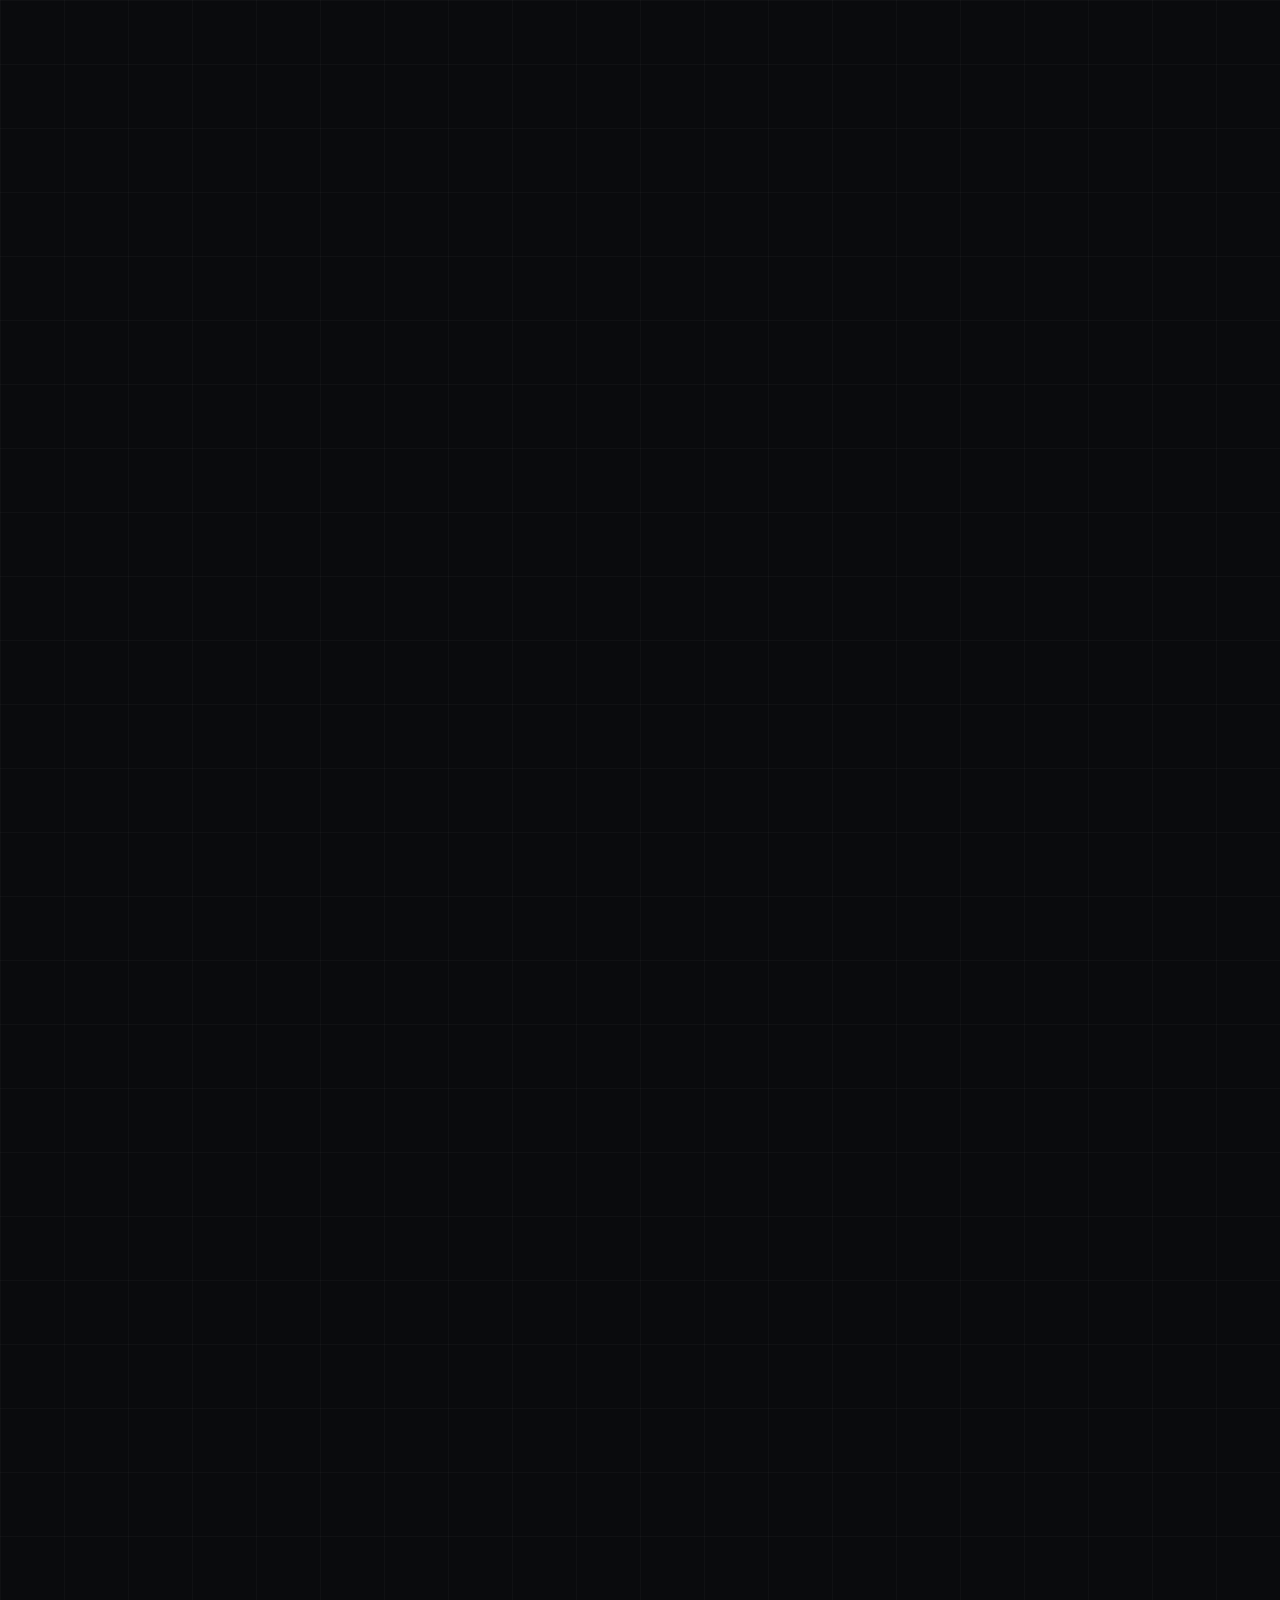
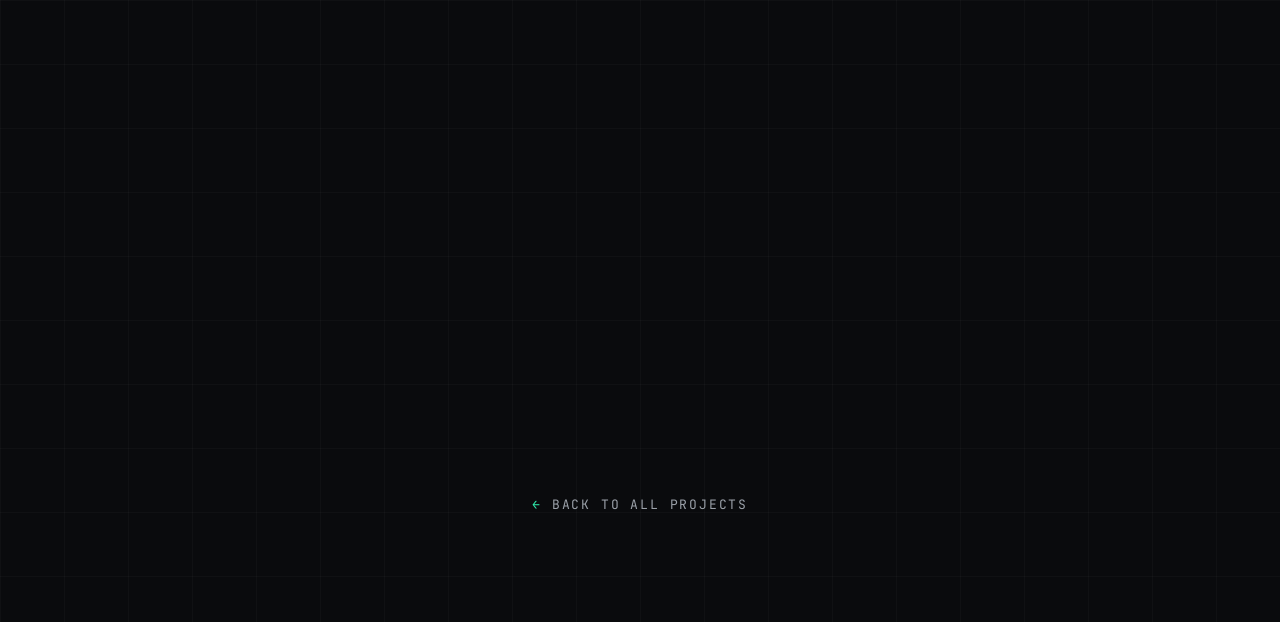
<file: Corsairs-Legacy.html>
<!DOCTYPE html>
<html lang="en">
<head>
  <meta charset="utf-8">
  <meta name="viewport" content="width=device-width, initial-scale=1">
  <title>Corsairs Legacy - Anastasiia Krasnoshapka</title>
  <link rel="preconnect" href="https://fonts.googleapis.com">
  <link rel="preconnect" href="https://fonts.gstatic.com" crossorigin>
  <link href="https://fonts.googleapis.com/css2?family=Space+Grotesk:wght@400;500;600;700&family=JetBrains+Mono:wght@400;500;600&display=swap" rel="stylesheet">
  <link rel="icon" type="image/png" href="assets/ak_icon.png">
  <style>
    * { box-sizing: border-box; }
    html { scroll-behavior: smooth; }
    body { margin:0; background-color:#0a0b0d; background-image:linear-gradient(rgba(255,255,255,.025) 1px,transparent 1px),linear-gradient(90deg,rgba(255,255,255,.025) 1px,transparent 1px); background-size:64px 64px; color:#e8eaed; font-family:'Space Grotesk',system-ui,sans-serif; -webkit-font-smoothing:antialiased; overflow-x:hidden; }
    ::selection { background:rgba(47,230,168,.25); }
    a { color:inherit; text-decoration:none; }
    @keyframes ak-spin { to { transform: rotate(360deg); } }
    @media (max-width:860px){ [data-two]{ grid-template-columns:1fr !important; } [data-shots]{ grid-template-columns:1fr !important; } }
    @media (max-width:640px){ body{ background-size:40px 40px; } }
    @media (hover: hover) and (pointer: fine) {
      *, *::before, *::after { cursor: none !important; }
    }
  </style>
<style>
.dc-hv-0.ak-on{color:#2fe6a8 !important;}
.dc-hv-1.ak-on{border-color:#2fe6a8 !important;color:#2fe6a8 !important;background:rgba(47,230,168,.06) !important;}
.dc-hv-2.ak-on{color:#2fe6a8 !important;}
</style>
</head>
<body>
<div style="position:relative;width:100%;">
  <div id="ak-loader" style="position:fixed;inset:0;z-index:9000;background:#0a0b0d;display:flex;flex-direction:column;align-items:center;justify-content:center;gap:28px;transition:opacity .6s ease;font-family:'JetBrains Mono',monospace;">
    <div style="width:46px;height:46px;border:2px solid rgba(47,230,168,.2);border-top-color:#2fe6a8;border-radius:50%;animation:ak-spin .9s linear infinite;"></div>
    <div style="width:min(280px,64vw);">
      <div style="display:flex;justify-content:space-between;font-size:11px;letter-spacing:.18em;color:#7e858f;margin-bottom:10px;text-transform:uppercase;"><span>Loading project</span><span><span data-loader-pct>000</span>%</span></div>
      <div style="height:2px;background:rgba(255,255,255,.08);border-radius:2px;overflow:hidden;"><div data-loader-bar style="height:100%;width:0%;background:#2fe6a8;"></div></div>
    </div>
  </div>

  <nav style="position:fixed;top:0;left:0;right:0;z-index:800;display:flex;align-items:center;justify-content:space-between;padding:18px clamp(20px,5vw,56px);backdrop-filter:blur(10px);background:linear-gradient(180deg,rgba(10,11,13,.85),rgba(10,11,13,0));">
    <a href="/" data-cursor class="dc-hv-0" style="display:flex;align-items:center;gap:12px;font-family:'JetBrains Mono',monospace;font-size:12px;letter-spacing:.14em;color:#9aa0a8;text-transform:uppercase;">
      <span style="color:#2fe6a8;">←</span> Back
    </a>
    <span style="display:inline-flex;width:30px;height:30px;align-items:center;justify-content:center;border:1px solid rgba(47,230,168,.5);border-radius:6px;color:#2fe6a8;font-family:'JetBrains Mono',monospace;font-size:13px;">AK</span>
  </nav>

  <header style="padding:clamp(120px,18vh,200px) clamp(20px,5vw,56px) clamp(40px,7vh,80px);max-width:1100px;margin:0 auto;">
    <div style="font-family:'JetBrains Mono',monospace;font-size:12px;letter-spacing:.28em;color:#2fe6a8;text-transform:uppercase;margin-bottom:24px;">PC/Console Game</div>
    <h1 style="margin:0;font-size:clamp(44px,9vw,120px);font-weight:700;letter-spacing:-.02em;line-height:.92;">Corsairs Legacy</h1>
    <p style="max-width:640px;color:#9aa0a8;font-size:clamp(16px,1.9vw,20px);line-height:1.65;margin:30px 0 0;">Corsairs Legacy is an open-world pirate RPG set in the Caribbean, and it is available on Steam in early access.</p>
    <p style="max-width:640px;color:#9aa0a8;font-size:clamp(16px,1.9vw,20px);line-height:1.65;margin:30px 0 0;">This was the first big project I joined at Mauris. By the time I came in, the game already had a large codebase and a team of developers working on it, so a big part of my first months was learning how everything fit together before I could start adding things of my own. I worked on a lot of different areas over time, but on the gameplay side I was mostly responsible for the land part of the game: quests, NPCs, various windows, and everything else the player does after they step off the ship.</p>
    <div style="display:flex;flex-wrap:wrap;gap:14px;margin-top:38px;">
      <a href="https://store.steampowered.com/app/1594880/Corsairs_Legacy__Pirate_Action_RPG__Sea_Battles/" target="_blank" data-cursor style="display:inline-flex;align-items:center;gap:13px;padding:15px 26px;border:1px solid #2fe6a8;border-radius:8px;background:rgba(16,19,23,.6);font-family:'JetBrains Mono',monospace;font-size:13px;letter-spacing:.14em;text-transform:uppercase;color:#e8eaed;transition:border-color .25s ease,color .25s ease,background .25s ease;" class="dc-hv-1">
        <!-- <span style="color:#2fe6a8;">▸</span> --> View on Steam <span style="color:#2fe6a8;padding:0px 0px 3px 0px;font-size:20px;justify-self:end;">→</span>
      </a>
    </div>
  </header>

  <section style="max-width:1100px;margin:0 auto;padding:clamp(40px,7vh,90px) clamp(20px,5vw,56px) 0;">
      <div style="max-width:1100px;width:100%;margin:0 auto;padding:0;display:flex;justify-content:space-between;align-items:baseline;margin-bottom:26px;">
        <div style="font-family:'JetBrains Mono',monospace;font-size:12px;letter-spacing:.28em;color:#2fe6a8;text-transform:uppercase;">Some of the things I worked on</div>
      </div>
    
      <div data-reveal style="opacity:0;transform:translateY(24px);transition:opacity .8s cubic-bezier(.2,.7,.2,1),transform .8s cubic-bezier(.2,.7,.2,1);display:grid;gap:clamp(20px,4vw,60px);padding:clamp(28px,4vh,48px) 0;border-top:1px solid rgba(255,255,255,.1);" data-two>
        <div>
          <h3 style="margin:0 0 16px;font-size:clamp(22px,2.8vw,32px);font-weight:600;letter-spacing:-.01em;">Save system</h3>
          <p style="margin:0;color:#9aa0a8;font-size:clamp(15px,1.7vw,18px);line-height:1.75;text-wrap:pretty;">I wrote new save logic with multiple player profiles and preview data for every save, and set up migration so that people who had saves from the old system did not lose them. Later I also made the saves much more precise. Now every spawned NPC, where they were standing, how far a fight had progressed and what loot was generated all come back exactly as the player left them, which was not the case before.</p>
        </div>
      </div>
    
      <div data-reveal style="opacity:0;transform:translateY(24px);transition:opacity .8s cubic-bezier(.2,.7,.2,1),transform .8s cubic-bezier(.2,.7,.2,1);display:grid;gap:clamp(20px,4vw,60px);padding:clamp(28px,4vh,48px) 0;border-top:1px solid rgba(255,255,255,.1);" data-two>
        <div>
          <h3 style="margin:0 0 16px;font-size:clamp(22px,2.8vw,32px);font-weight:600;letter-spacing:-.01em;">Memory and performance</h3>
          <p style="margin:0;color:#9aa0a8;font-size:clamp(15px,1.7vw,18px);line-height:1.75;text-wrap:pretty;">This was an ongoing thing rather than one task. I worked on loading and unloading resources only when they are actually needed, culling NPCs that are too far from the player, splitting some heavy scenes into several smaller ones, and going through code to reduce how much garbage it produces so the game does not stutter on collection.</p>
        </div>
      </div>
    
      <div data-reveal style="opacity:0;transform:translateY(24px);transition:opacity .8s cubic-bezier(.2,.7,.2,1),transform .8s cubic-bezier(.2,.7,.2,1);display:grid;gap:clamp(20px,4vw,60px);padding:clamp(28px,4vh,48px) 0;border-top:1px solid rgba(255,255,255,.1);" data-two>
        <div>
          <h3 style="margin:0 0 16px;font-size:clamp(22px,2.8vw,32px);font-weight:600;letter-spacing:-.01em;">Trading economy</h3>
          <p style="margin:0;color:#9aa0a8;font-size:clamp(15px,1.7vw,18px);line-height:1.75;text-wrap:pretty;">I worked on the trading economy between islands, and also built editor tools to visualize it. Before that, prices in all stores were just randomly generated. Now, there are always goods that you can buy to make a profit by selling at your destination island while at the same time ensuring that you wouldn't be able to profit by reselling items between stores on the same island.</p>
        </div>
      </div>

      <div data-reveal style="opacity:0;transform:translateY(24px);transition:opacity .8s cubic-bezier(.2,.7,.2,1),transform .8s cubic-bezier(.2,.7,.2,1);display:grid;gap:clamp(20px,4vw,60px);padding:clamp(28px,4vh,48px) 0;border-top:1px solid rgba(255,255,255,.1);" data-two>
        <div>
          <h3 style="margin:0 0 16px;font-size:clamp(22px,2.8vw,32px);font-weight:600;letter-spacing:-.01em;">Quests and story content</h3>
          <p style="margin:0;color:#9aa0a8;font-size:clamp(15px,1.7vw,18px);line-height:1.75;text-wrap:pretty;">I made quite a lot of quests for the game. This included cutscenes, customizing NPCs appearance and behaviour, setting up special interactions for common objects, and a lot of other case-specific logic. I also built the logic for various interactive items, like documents, notes and treasure maps, plants and others.</p>
        </div>
      </div>
    
      <div data-reveal style="opacity:0;transform:translateY(24px);transition:opacity .8s cubic-bezier(.2,.7,.2,1),transform .8s cubic-bezier(.2,.7,.2,1);display:grid;gap:clamp(20px,4vw,60px);padding:clamp(28px,4vh,48px) 0;border-top:1px solid rgba(255,255,255,.1);" data-two>
        <div>
          <h3 style="margin:0 0 16px;font-size:clamp(22px,2.8vw,32px);font-weight:600;letter-spacing:-.01em;">Architecture and Zenject</h3>
          <p style="margin:0;color:#9aa0a8;font-size:clamp(15px,1.7vw,18px);line-height:1.75;text-wrap:pretty;">The project uses Zenject for dependency injection, and one of the trickier problems I dealt with was objects not being disposed properly when switching between scenes. Beyond that, it was important ot make sure the code I wrote matched the existing architecture, with its injections, databases, storages and settings.</p>
        </div>
      </div>
    
      <div data-reveal style="opacity:0;transform:translateY(24px);transition:opacity .8s cubic-bezier(.2,.7,.2,1),transform .8s cubic-bezier(.2,.7,.2,1);display:grid;gap:clamp(20px,4vw,60px);padding:clamp(28px,4vh,48px) 0;border-top:1px solid rgba(255,255,255,.1);" data-two>
        <div>
          <h3 style="margin:0 0 16px;font-size:clamp(22px,2.8vw,32px);font-weight:600;letter-spacing:-.01em;">Server, analytics and Steam</h3>
          <p style="margin:0;color:#9aa0a8;font-size:clamp(15px,1.7vw,18px);line-height:1.75;text-wrap:pretty;">I worked with our custom server on events, the bug-reporting feature (including a bug that made it send duplicate reports), token and user ID issues, and email subscriptions. I also set up game analytics and handled Steam features like achievements and cloud saves.</p>
        </div>
      </div>
    
  </section>

  <section data-pin-wrap style="position:relative;">
    <div style="position:sticky;top:0;height:100vh;display:flex;flex-direction:column;justify-content:center;overflow:hidden;">
      <div style="max-width:1100px;width:100%;margin:0 auto;padding:0 clamp(20px,5vw,56px);display:flex;justify-content:space-between;align-items:baseline;margin-bottom:26px;">
        <div style="font-family:'JetBrains Mono',monospace;font-size:12px;letter-spacing:.28em;color:#2fe6a8;text-transform:uppercase;">Screenshots</div>
        <!-- <div style="font-family:'JetBrains Mono',monospace;font-size:11px;letter-spacing:.18em;color:#5a606a;text-transform:uppercase;">scroll to pan →</div> -->
      </div>
      <div data-htrack style="display:flex;gap:16px;padding:0 clamp(20px,5vw,56px);will-change:transform;">
        
          <div style="flex:0 0 clamp(280px,72vw,640px);aspect-ratio:16/9;border:1px solid rgba(255,255,255,.1);border-radius:12px;overflow:hidden;">
            <img src="assets/corsairs_legacy_1.png" alt="Corsairs Legacy screenshot 1" loading="lazy" style="width:100%;height:100%;object-fit:cover;display:block;">
          </div>
          <div style="flex:0 0 clamp(280px,72vw,640px);aspect-ratio:16/9;border:1px solid rgba(255,255,255,.1);border-radius:12px;overflow:hidden;">
            <img src="assets/corsairs_legacy_2.jpg" alt="Corsairs Legacy screenshot 2" loading="lazy" style="width:100%;height:100%;object-fit:cover;display:block;">
          </div>
          <div style="flex:0 0 clamp(280px,72vw,640px);aspect-ratio:16/9;border:1px solid rgba(255,255,255,.1);border-radius:12px;overflow:hidden;">
            <img src="assets/corsairs_legacy_3.png" alt="Corsairs Legacy screenshot 3" loading="lazy" style="width:100%;height:100%;object-fit:cover;display:block;">
          </div>
          <div style="flex:0 0 clamp(280px,72vw,640px);aspect-ratio:16/9;border:1px solid rgba(255,255,255,.1);border-radius:12px;overflow:hidden;">
            <img src="assets/corsairs_legacy_4.jpg" alt="Corsairs Legacy screenshot 4" loading="lazy" style="width:100%;height:100%;object-fit:cover;display:block;">
          </div>
          <div style="flex:0 0 clamp(280px,72vw,640px);aspect-ratio:16/9;border:1px solid rgba(255,255,255,.1);border-radius:12px;overflow:hidden;">
            <img src="assets/corsairs_legacy_5.png" alt="Corsairs Legacy screenshot 5" loading="lazy" style="width:100%;height:100%;object-fit:cover;display:block;">
          </div>
          <div style="flex:0 0 clamp(280px,72vw,640px);aspect-ratio:16/9;border:1px solid rgba(255,255,255,.1);border-radius:12px;overflow:hidden;">
            <img src="assets/corsairs_legacy_6.jpg" alt="Corsairs Legacy screenshot 6" loading="lazy" style="width:100%;height:100%;object-fit:cover;display:block;">
          </div>
          <div style="flex:0 0 clamp(280px,72vw,640px);aspect-ratio:16/9;border:1px solid rgba(255,255,255,.1);border-radius:12px;overflow:hidden;">
            <img src="assets/corsairs_legacy_7.jpg" alt="Corsairs Legacy screenshot 7" loading="lazy" style="width:100%;height:100%;object-fit:cover;display:block;">
          </div>
          <div style="flex:0 0 clamp(280px,72vw,640px);aspect-ratio:16/9;border:1px solid rgba(255,255,255,.1);border-radius:12px;overflow:hidden;">
            <img src="assets/corsairs_legacy_8.png" alt="Corsairs Legacy screenshot 7" loading="lazy" style="width:100%;height:100%;object-fit:cover;display:block;">
          </div>
          <div style="flex:0 0 clamp(280px,72vw,640px);aspect-ratio:16/9;border:1px solid rgba(255,255,255,.1);border-radius:12px;overflow:hidden;">
            <img src="assets/corsairs_legacy_9.png" alt="Corsairs Legacy screenshot 7" loading="lazy" style="width:100%;height:100%;object-fit:cover;display:block;">
          </div>
          <div style="flex:0 0 clamp(280px,72vw,640px);aspect-ratio:16/9;border:1px solid rgba(255,255,255,.1);border-radius:12px;overflow:hidden;">
            <img src="assets/corsairs_legacy_10.png" alt="Corsairs Legacy screenshot 7" loading="lazy" style="width:100%;height:100%;object-fit:cover;display:block;">
          </div>
          <div style="flex:0 0 clamp(280px,72vw,640px);aspect-ratio:16/9;border:1px solid rgba(255,255,255,.1);border-radius:12px;overflow:hidden;">
            <img src="assets/corsairs_legacy_11.png" alt="Corsairs Legacy screenshot 7" loading="lazy" style="width:100%;height:100%;object-fit:cover;display:block;">
          </div>
          <div style="flex:0 0 clamp(280px,72vw,640px);aspect-ratio:16/9;border:1px solid rgba(255,255,255,.1);border-radius:12px;overflow:hidden;">
            <img src="assets/corsairs_legacy_12.jpg" alt="Corsairs Legacy screenshot 7" loading="lazy" style="width:100%;height:100%;object-fit:cover;display:block;">
          </div>
          <div style="flex:0 0 clamp(280px,72vw,640px);aspect-ratio:16/9;border:1px solid rgba(255,255,255,.1);border-radius:12px;overflow:hidden;">
            <img src="assets/corsairs_legacy_13.png" alt="Corsairs Legacy screenshot 7" loading="lazy" style="width:100%;height:100%;object-fit:cover;display:block;">
          </div>
          <div style="flex:0 0 clamp(280px,72vw,640px);aspect-ratio:16/9;border:1px solid rgba(255,255,255,.1);border-radius:12px;overflow:hidden;">
            <img src="assets/corsairs_legacy_14.png" alt="Corsairs Legacy screenshot 7" loading="lazy" style="width:100%;height:100%;object-fit:cover;display:block;">
          </div>
          <div style="flex:0 0 clamp(280px,72vw,640px);aspect-ratio:16/9;border:1px solid rgba(255,255,255,.1);border-radius:12px;overflow:hidden;">
            <img src="assets/corsairs_legacy_15.jpg" alt="Corsairs Legacy screenshot 7" loading="lazy" style="width:100%;height:100%;object-fit:cover;display:block;">
          </div>
          <div style="flex:0 0 clamp(280px,72vw,640px);aspect-ratio:16/9;border:1px solid rgba(255,255,255,.1);border-radius:12px;overflow:hidden;">
            <img src="assets/corsairs_legacy_16.png" alt="Corsairs Legacy screenshot 7" loading="lazy" style="width:100%;height:100%;object-fit:cover;display:block;">
          </div>
          <div style="flex:0 0 clamp(280px,72vw,640px);aspect-ratio:16/9;border:1px solid rgba(255,255,255,.1);border-radius:12px;overflow:hidden;">
            <img src="assets/corsairs_legacy_17.jpg" alt="Corsairs Legacy screenshot 7" loading="lazy" style="width:100%;height:100%;object-fit:cover;display:block;">
          </div>
      </div>
    </div>
  </section>

  <section style="max-width:1100px;margin:0 auto;padding:clamp(60px,9vh,110px) clamp(20px,5vw,56px) clamp(80px,12vh,140px);text-align:center;">
    <a href="index.html#work" data-cursor class="dc-hv-2" style="display:inline-flex;align-items:center;gap:10px;font-family:JetBrains Mono,monospace;font-size:13px;letter-spacing:.14em;color:#9aa0a8;text-transform:uppercase;"><span style="color:#2fe6a8;">←</span> Back to all projects</a>
  </section>
</div>
<script type="module">
  import { initAll } from './portfolio.js';
  initAll();
</script>
</body>
</html>
</file>
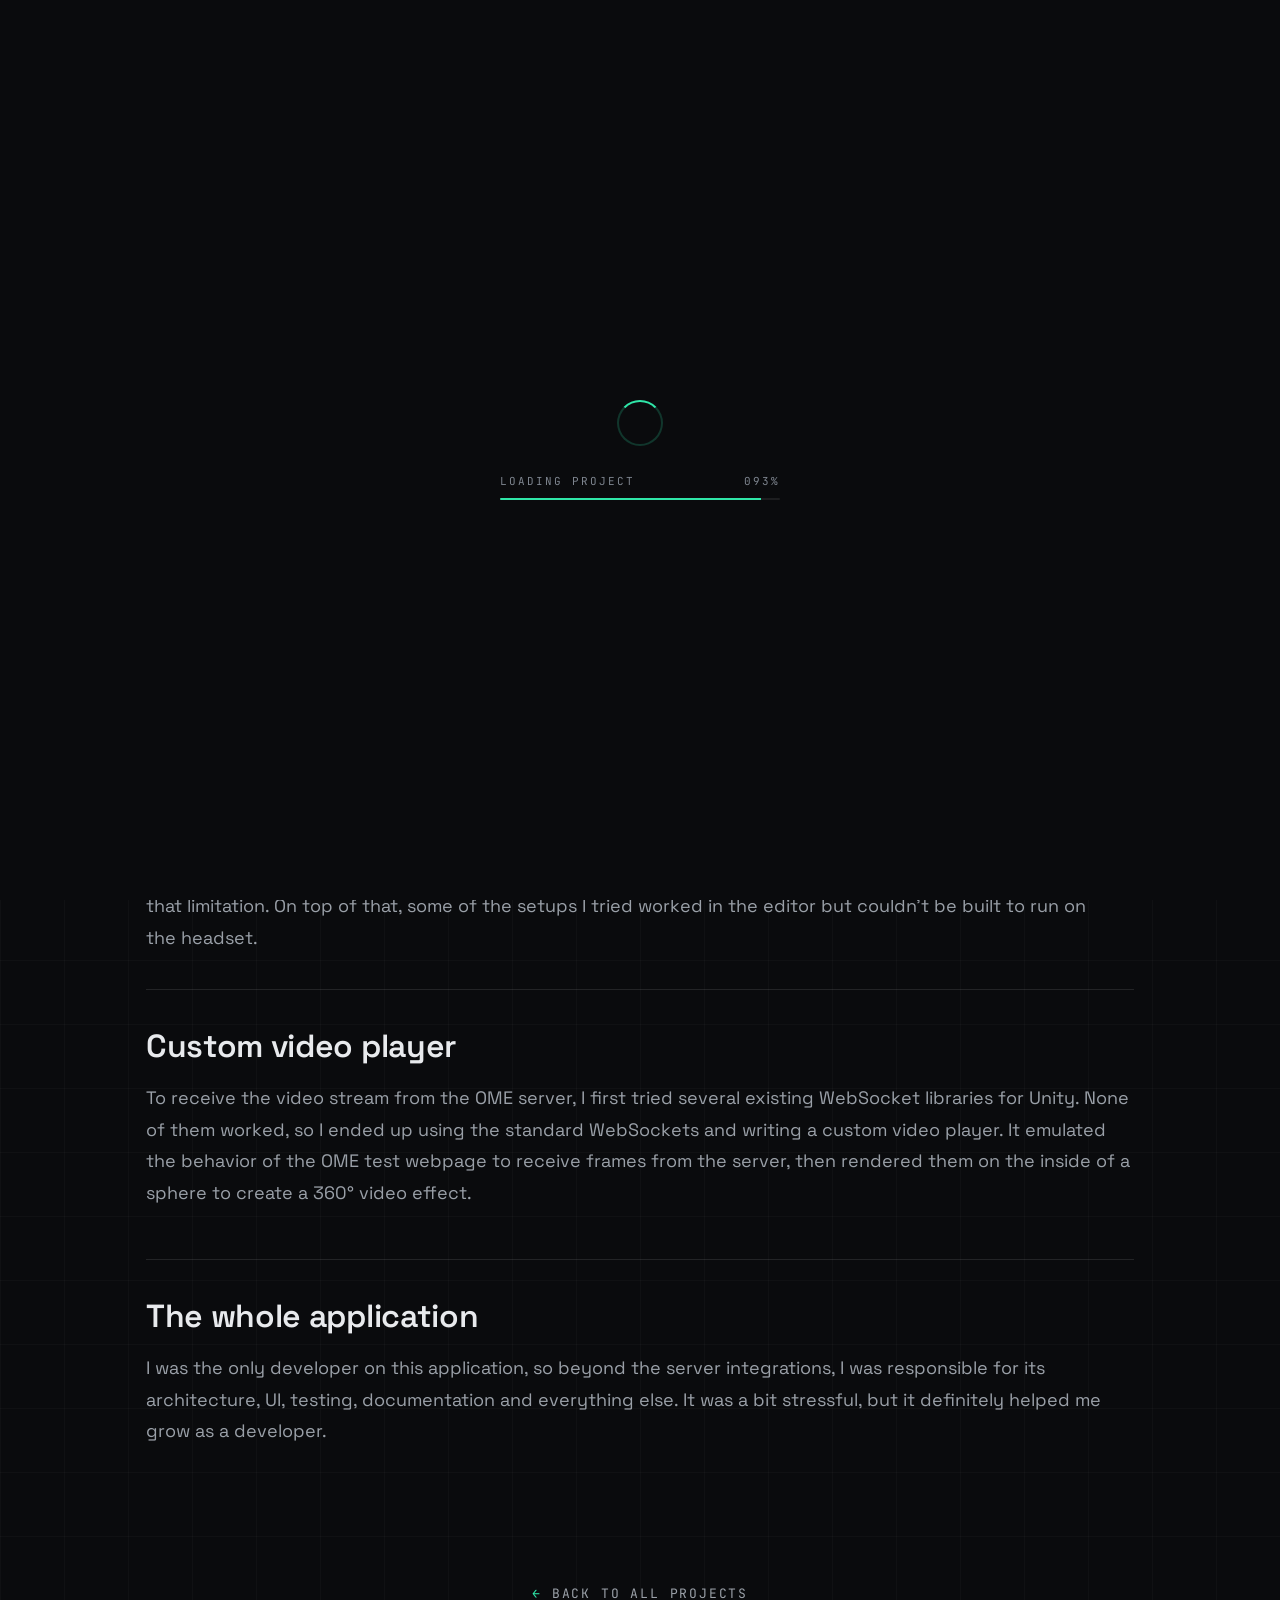
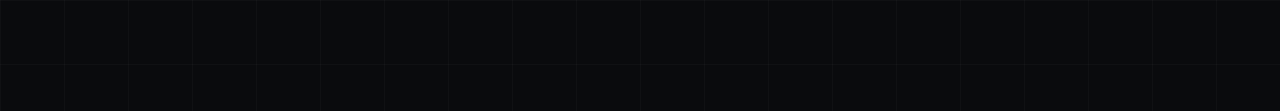
<file: VR-Application.html>
<!DOCTYPE html>
<html lang="en">
<head>
  <meta charset="utf-8">
  <meta name="viewport" content="width=device-width, initial-scale=1">
  <title>VR Application - Anastasiia Krasnoshapka</title>
  <link rel="preconnect" href="https://fonts.googleapis.com">
  <link rel="preconnect" href="https://fonts.gstatic.com" crossorigin>
  <link href="https://fonts.googleapis.com/css2?family=Space+Grotesk:wght@400;500;600;700&family=JetBrains+Mono:wght@400;500;600&display=swap" rel="stylesheet">
  <link rel="icon" type="image/png" href="assets/ak_icon.png">
  <style>
    * { box-sizing: border-box; }
    html { scroll-behavior: smooth; }
    body { margin:0; background-color:#0a0b0d; background-image:linear-gradient(rgba(255,255,255,.025) 1px,transparent 1px),linear-gradient(90deg,rgba(255,255,255,.025) 1px,transparent 1px); background-size:64px 64px; color:#e8eaed; font-family:'Space Grotesk',system-ui,sans-serif; -webkit-font-smoothing:antialiased; overflow-x:hidden; }
    ::selection { background:rgba(47,230,168,.25); }
    a { color:inherit; text-decoration:none; }
    @keyframes ak-spin { to { transform: rotate(360deg); } }
    @media (max-width:860px){ [data-two]{ grid-template-columns:1fr !important; } [data-shots]{ grid-template-columns:1fr !important; } }
    @media (max-width:640px){ body{ background-size:40px 40px; } }
    @media (hover: hover) and (pointer: fine) {
      *, *::before, *::after { cursor: none !important; }
    }
  </style>
  <style>
  .dc-hv-0.ak-on{color:#2fe6a8 !important;}
  .dc-hv-1.ak-on{color:#2fe6a8 !important;}
  </style>
</head>
<body>
<div style="position:relative;width:100%;">
  <div id="ak-loader" style="position:fixed;inset:0;z-index:9000;background:#0a0b0d;display:flex;flex-direction:column;align-items:center;justify-content:center;gap:28px;transition:opacity .6s ease;font-family:'JetBrains Mono',monospace;">
    <div style="width:46px;height:46px;border:2px solid rgba(47,230,168,.2);border-top-color:#2fe6a8;border-radius:50%;animation:ak-spin .9s linear infinite;"></div>
    <div style="width:min(280px,64vw);">
      <div style="display:flex;justify-content:space-between;font-size:11px;letter-spacing:.18em;color:#7e858f;margin-bottom:10px;text-transform:uppercase;"><span>Loading project</span><span><span data-loader-pct>000</span>%</span></div>
      <div style="height:2px;background:rgba(255,255,255,.08);border-radius:2px;overflow:hidden;"><div data-loader-bar style="height:100%;width:0%;background:#2fe6a8;"></div></div>
    </div>
  </div>

  <nav style="position:fixed;top:0;left:0;right:0;z-index:800;display:flex;align-items:center;justify-content:space-between;padding:18px clamp(20px,5vw,56px);backdrop-filter:blur(10px);background:linear-gradient(180deg,rgba(10,11,13,.85),rgba(10,11,13,0));">
    <a href="/" data-cursor class="dc-hv-0" style="display:flex;align-items:center;gap:12px;font-family:'JetBrains Mono',monospace;font-size:12px;letter-spacing:.14em;color:#9aa0a8;text-transform:uppercase;">
      <span style="color:#2fe6a8;">←</span> Back
    </a>
    <span style="display:inline-flex;width:30px;height:30px;align-items:center;justify-content:center;border:1px solid rgba(47,230,168,.5);border-radius:6px;color:#2fe6a8;font-family:'JetBrains Mono',monospace;font-size:13px;">AK</span>
  </nav>

  <header style="padding:clamp(120px,18vh,200px) clamp(20px,5vw,56px) clamp(40px,7vh,80px);max-width:1100px;margin:0 auto;">
    <div style="font-family:'JetBrains Mono',monospace;font-size:12px;letter-spacing:.28em;color:#2fe6a8;text-transform:uppercase;margin-bottom:24px;">VR Application</div>
    <h1 style="margin:0;font-size:clamp(40px,8vw,108px);font-weight:700;letter-spacing:-.02em;line-height:.92;">NDA</h1>
    <p style="max-width:640px;color:#9aa0a8;font-size:clamp(16px,1.9vw,20px);line-height:1.65;margin:30px 0 0;">This project is under NDA, so I can describe how it was built but can't say much about the product itself. It's a Unity VR application that connects to our custom server over gRPC and receives a video stream from a separate OvenMediaEngine (OME) server. I was solely responsible for building the application, while my colleagues set up the servers and other parts of the system that were outside the Unity application's scope.</p>
  </header>

  <section style="max-width:1100px;margin:0 auto;padding:clamp(50px,8vh,100px) clamp(20px,5vw,56px) clamp(40px,7vh,90px);">
    <div style="max-width:1100px;width:100%;margin:0 auto;padding:0 ;display:flex;justify-content:space-between;align-items:baseline;margin-bottom:26px;">
      <div style="font-family:'JetBrains Mono',monospace;font-size:12px;letter-spacing:.28em;color:#2fe6a8;text-transform:uppercase;">Some of the things I worked on</div>
    </div>
    
    <div data-reveal style="opacity:0;transform:translateY(24px);transition:opacity .8s cubic-bezier(.2,.7,.2,1),transform .8s cubic-bezier(.2,.7,.2,1);display:grid;grid-template-columns:1fr;gap:clamp(20px,4vw,60px);padding:clamp(28px,4vh,48px) 0;border-top:1px solid rgba(255,255,255,.1);" data-two>
      <div>
        <h3 style="margin:0 0 16px;font-size:clamp(22px,2.8vw,32px);font-weight:600;letter-spacing:-.01em;">gRPC</h3>
        <p style="margin:0;color:#9aa0a8;font-size:clamp(15px,1.7vw,18px);line-height:1.75;text-wrap:pretty;">The application had to communicate with one of the servers over gRPC, which turned out to be an interesting task. Unity was restricted to HTTP/1, and I could find very few gRPC implementations for Unity that worked within that limitation. On top of that, some of the setups I tried worked in the editor but couldn't be built to run on the headset.</p>
      </div>
    </div>
  
    <div data-reveal style="opacity:0;transform:translateY(24px);transition:opacity .8s cubic-bezier(.2,.7,.2,1),transform .8s cubic-bezier(.2,.7,.2,1);display:grid;grid-template-columns:1fr;gap:clamp(20px,4vw,60px);padding:clamp(28px,4vh,48px) 0;border-top:1px solid rgba(255,255,255,.1);" data-two>
      <div>
        <h3 style="margin:0 0 16px;font-size:clamp(22px,2.8vw,32px);font-weight:600;letter-spacing:-.01em;">Custom video player</h3>
        <p style="margin:0;color:#9aa0a8;font-size:clamp(15px,1.7vw,18px);line-height:1.75;text-wrap:pretty;">To receive the video stream from the OME server, I first tried several existing WebSocket libraries for Unity. None of them worked, so I ended up using the standard WebSockets and writing a custom video player. It emulated the behavior of the OME test webpage to receive frames from the server, then rendered them on the inside of a sphere to create a 360° video effect.</p>
    </div>
  
    <div data-reveal style="opacity:0;transform:translateY(24px);transition:opacity .8s cubic-bezier(.2,.7,.2,1),transform .8s cubic-bezier(.2,.7,.2,1);display:grid;grid-template-columns:1fr;gap:clamp(20px,4vw,60px);padding:clamp(28px,4vh,48px) 0;border-top:1px solid rgba(255,255,255,.1);" data-two>
      <div>
        <h3 style="margin:0 0 16px;font-size:clamp(22px,2.8vw,32px);font-weight:600;letter-spacing:-.01em;">The whole application</h3>
        <p style="margin:0;color:#9aa0a8;font-size:clamp(15px,1.7vw,18px);line-height:1.75;text-wrap:pretty;">I was the only developer on this application, so beyond the server integrations, I was responsible for its architecture, UI, testing, documentation and everything else. It was a bit stressful, but it definitely helped me grow as a developer.</p>
      </div>
    </div>
  </section>

  <section style="max-width:1100px;margin:0 auto;padding:0 clamp(20px,5vw,56px) clamp(80px,12vh,140px);">
    <div style="text-align:center;">
      <a href="index.html#work" data-cursor class="dc-hv-2" style="display:inline-flex;align-items:center;gap:10px;font-family:JetBrains Mono,monospace;font-size:13px;letter-spacing:.14em;color:#9aa0a8;text-transform:uppercase;"><span style="color:#2fe6a8;">←</span> Back to all projects</a>
    </div>
  </section>
</div>
<script type="module">
  import { initAll } from './portfolio.js';
  initAll();
</script>
</body>
</html>
</file>
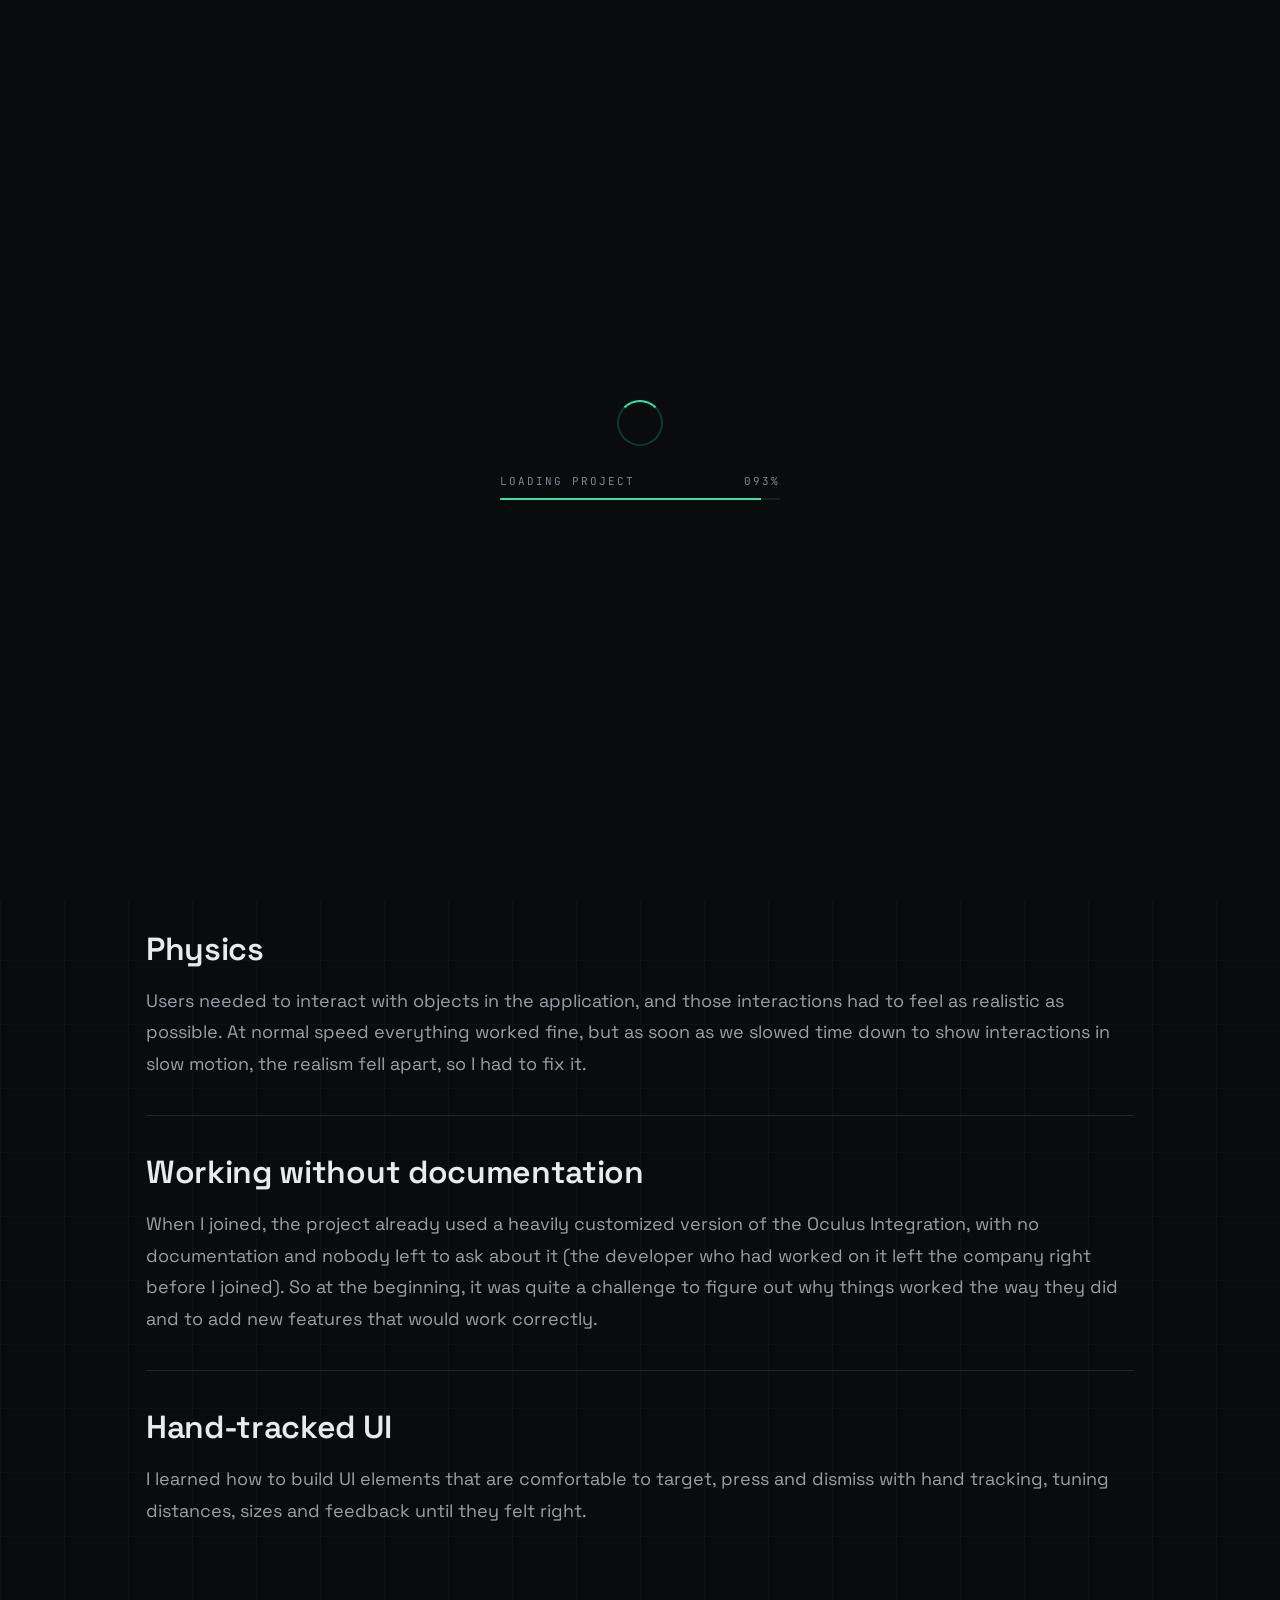
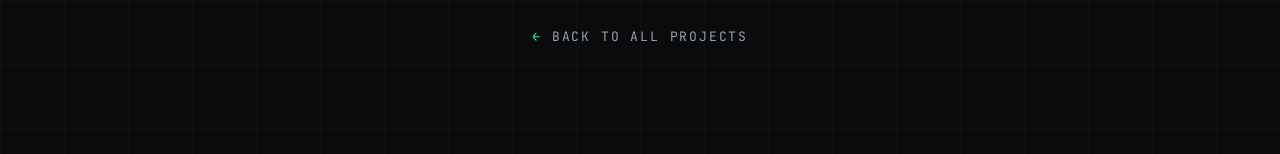
<file: XR-Application.html>
<!DOCTYPE html>
<html lang="en">
<head>
  <meta charset="utf-8">
  <meta name="viewport" content="width=device-width, initial-scale=1">
  <title>XR Application - Anastasiia Krasnoshapka</title>
  <link rel="preconnect" href="https://fonts.googleapis.com">
  <link rel="preconnect" href="https://fonts.gstatic.com" crossorigin>
  <link href="https://fonts.googleapis.com/css2?family=Space+Grotesk:wght@400;500;600;700&family=JetBrains+Mono:wght@400;500;600&display=swap" rel="stylesheet">
  <link rel="icon" type="image/png" href="assets/ak_icon.png">
  <style>
    * { box-sizing: border-box; }
    html { scroll-behavior: smooth; }
    body { margin:0; background-color:#0a0b0d; background-image:linear-gradient(rgba(255,255,255,.025) 1px,transparent 1px),linear-gradient(90deg,rgba(255,255,255,.025) 1px,transparent 1px); background-size:64px 64px; color:#e8eaed; font-family:'Space Grotesk',system-ui,sans-serif; -webkit-font-smoothing:antialiased; overflow-x:hidden; }
    ::selection { background:rgba(47,230,168,.25); }
    a { color:inherit; text-decoration:none; }
    @keyframes ak-spin { to { transform: rotate(360deg); } }
    @media (max-width:860px){ [data-two]{ grid-template-columns:1fr !important; } [data-shots]{ grid-template-columns:1fr !important; } }
    @media (max-width:640px){ body{ background-size:40px 40px; } }
    @media (hover: hover) and (pointer: fine) {
      *, *::before, *::after { cursor: none !important; }
    }
  </style>
  <style>
  .dc-hv-0.ak-on{color:#2fe6a8 !important;}
  .dc-hv-1.ak-on{color:#2fe6a8 !important;}
  </style>
</head>
<body>
<div style="position:relative;width:100%;">
  <div id="ak-loader" style="position:fixed;inset:0;z-index:9000;background:#0a0b0d;display:flex;flex-direction:column;align-items:center;justify-content:center;gap:28px;transition:opacity .6s ease;font-family:'JetBrains Mono',monospace;">
    <div style="width:46px;height:46px;border:2px solid rgba(47,230,168,.2);border-top-color:#2fe6a8;border-radius:50%;animation:ak-spin .9s linear infinite;"></div>
    <div style="width:min(280px,64vw);">
      <div style="display:flex;justify-content:space-between;font-size:11px;letter-spacing:.18em;color:#7e858f;margin-bottom:10px;text-transform:uppercase;"><span>Loading project</span><span><span data-loader-pct>000</span>%</span></div>
      <div style="height:2px;background:rgba(255,255,255,.08);border-radius:2px;overflow:hidden;"><div data-loader-bar style="height:100%;width:0%;background:#2fe6a8;"></div></div>
    </div>
  </div>

  <nav style="position:fixed;top:0;left:0;right:0;z-index:800;display:flex;align-items:center;justify-content:space-between;padding:18px clamp(20px,5vw,56px);backdrop-filter:blur(10px);background:linear-gradient(180deg,rgba(10,11,13,.85),rgba(10,11,13,0));">
    <a href="/" data-cursor class="dc-hv-0" style="display:flex;align-items:center;gap:12px;font-family:'JetBrains Mono',monospace;font-size:12px;letter-spacing:.14em;color:#9aa0a8;text-transform:uppercase;">
      <span style="color:#2fe6a8;">←</span> Back
    </a>
    <span style="display:inline-flex;width:30px;height:30px;align-items:center;justify-content:center;border:1px solid rgba(47,230,168,.5);border-radius:6px;color:#2fe6a8;font-family:'JetBrains Mono',monospace;font-size:13px;">AK</span>
  </nav>

  <header style="padding:clamp(120px,18vh,200px) clamp(20px,5vw,56px) clamp(40px,7vh,80px);max-width:1100px;margin:0 auto;">
    <div style="font-family:'JetBrains Mono',monospace;font-size:12px;letter-spacing:.28em;color:#2fe6a8;text-transform:uppercase;margin-bottom:24px;">XR Application</div>
    <h1 style="margin:0;font-size:clamp(40px,8vw,108px);font-weight:700;letter-spacing:-.02em;line-height:.92;">NDA</h1>
    <p style="max-width:640px;color:#9aa0a8;font-size:clamp(16px,1.9vw,20px);line-height:1.65;margin:30px 0 0;">This project is under NDA, so I can't say much about the product, but I can talk about the engineering side. It was a Unity XR application for Meta Quest headsets, driven by hand tracking, with wireless haptic gloves providing physical feedback. It also included guided tutorials and recorded various biometric data.</p>
  </header>

  <section style="max-width:1100px;margin:0 auto;padding:clamp(50px,8vh,100px) clamp(20px,5vw,56px) clamp(40px,7vh,90px);">
    <div style="max-width:1100px;width:100%;margin:0 auto;padding:0;display:flex;justify-content:space-between;align-items:baseline;margin-bottom:26px;">
      <div style="font-family:'JetBrains Mono',monospace;font-size:12px;letter-spacing:.28em;color:#2fe6a8;text-transform:uppercase;">Some of the things I worked on</div>
    </div>
  
    <div data-reveal style="opacity:0;transform:translateY(24px);transition:opacity .8s cubic-bezier(.2,.7,.2,1),transform .8s cubic-bezier(.2,.7,.2,1);display:grid;grid-template-columns:1fr;gap:clamp(20px,4vw,60px);padding:clamp(28px,4vh,48px) 0;border-top:1px solid rgba(255,255,255,.1);" data-two>
      <div>
        <h3 style="margin:0 0 16px;font-size:clamp(22px,2.8vw,32px);font-weight:600;letter-spacing:-.01em;">Hand tracking and haptics</h3>
        <p style="margin:0;color:#9aa0a8;font-size:clamp(15px,1.7vw,18px);line-height:1.75;text-wrap:pretty;">I customized the Oculus Integration hand tracking and wired it to two different types of wireless haptic gloves, each with its own signaling protocol. Along the way, I also had to modify the calculators that measure the speed of hand movements.</p>
      </div>
    </div>
  
    <div data-reveal style="opacity:0;transform:translateY(24px);transition:opacity .8s cubic-bezier(.2,.7,.2,1),transform .8s cubic-bezier(.2,.7,.2,1);display:grid;grid-template-columns:1fr;gap:clamp(20px,4vw,60px);padding:clamp(28px,4vh,48px) 0;border-top:1px solid rgba(255,255,255,.1);" data-two>
      <div>
        <h3 style="margin:0 0 16px;font-size:clamp(22px,2.8vw,32px);font-weight:600;letter-spacing:-.01em;">Physics</h3>
        <p style="margin:0;color:#9aa0a8;font-size:clamp(15px,1.7vw,18px);line-height:1.75;text-wrap:pretty;">Users needed to interact with objects in the application, and those interactions had to feel as realistic as possible. At normal speed everything worked fine, but as soon as we slowed time down to show interactions in slow motion, the realism fell apart, so I had to fix it.</p>
      </div>
    </div>
  
    <div data-reveal style="opacity:0;transform:translateY(24px);transition:opacity .8s cubic-bezier(.2,.7,.2,1),transform .8s cubic-bezier(.2,.7,.2,1);display:grid;grid-template-columns:1fr;gap:clamp(20px,4vw,60px);padding:clamp(28px,4vh,48px) 0;border-top:1px solid rgba(255,255,255,.1);" data-two>
      <div>
        <h3 style="margin:0 0 16px;font-size:clamp(22px,2.8vw,32px);font-weight:600;letter-spacing:-.01em;">Working without documentation</h3>
        <p style="margin:0;color:#9aa0a8;font-size:clamp(15px,1.7vw,18px);line-height:1.75;text-wrap:pretty;">When I joined, the project already used a heavily customized version of the Oculus Integration, with no documentation and nobody left to ask about it (the developer who had worked on it left the company right before I joined). So at the beginning, it was quite a challenge to figure out why things worked the way they did and to add new features that would work correctly.</p>
      </div>
    </div>
  
    <div data-reveal style="opacity:0;transform:translateY(24px);transition:opacity .8s cubic-bezier(.2,.7,.2,1),transform .8s cubic-bezier(.2,.7,.2,1);display:grid;grid-template-columns:1fr;gap:clamp(20px,4vw,60px);padding:clamp(28px,4vh,48px) 0;border-top:1px solid rgba(255,255,255,.1);" data-two>
      <div>
        <h3 style="margin:0 0 16px;font-size:clamp(22px,2.8vw,32px);font-weight:600;letter-spacing:-.01em;">Hand-tracked UI</h3>
        <p style="margin:0;color:#9aa0a8;font-size:clamp(15px,1.7vw,18px);line-height:1.75;text-wrap:pretty;">I learned how to build UI elements that are comfortable to target, press and dismiss with hand tracking, tuning distances, sizes and feedback until they felt right.</p>
      </div>
    </div>
  </section>

  <section style="max-width:1100px;margin:0 auto;padding:0 clamp(20px,5vw,56px) clamp(80px,12vh,140px);">
    <div style="text-align:center;">
      <a href="index.html#work" data-cursor class="dc-hv-2" style="display:inline-flex;align-items:center;gap:10px;font-family:JetBrains Mono,monospace;font-size:13px;letter-spacing:.14em;color:#9aa0a8;text-transform:uppercase;"><span style="color:#2fe6a8;">←</span> Back to all projects</a>
    </div>
  </section>
</div>
<script type="module">
  import { initAll } from './portfolio.js';
  initAll();
</script>
</body>
</html>
</file>
